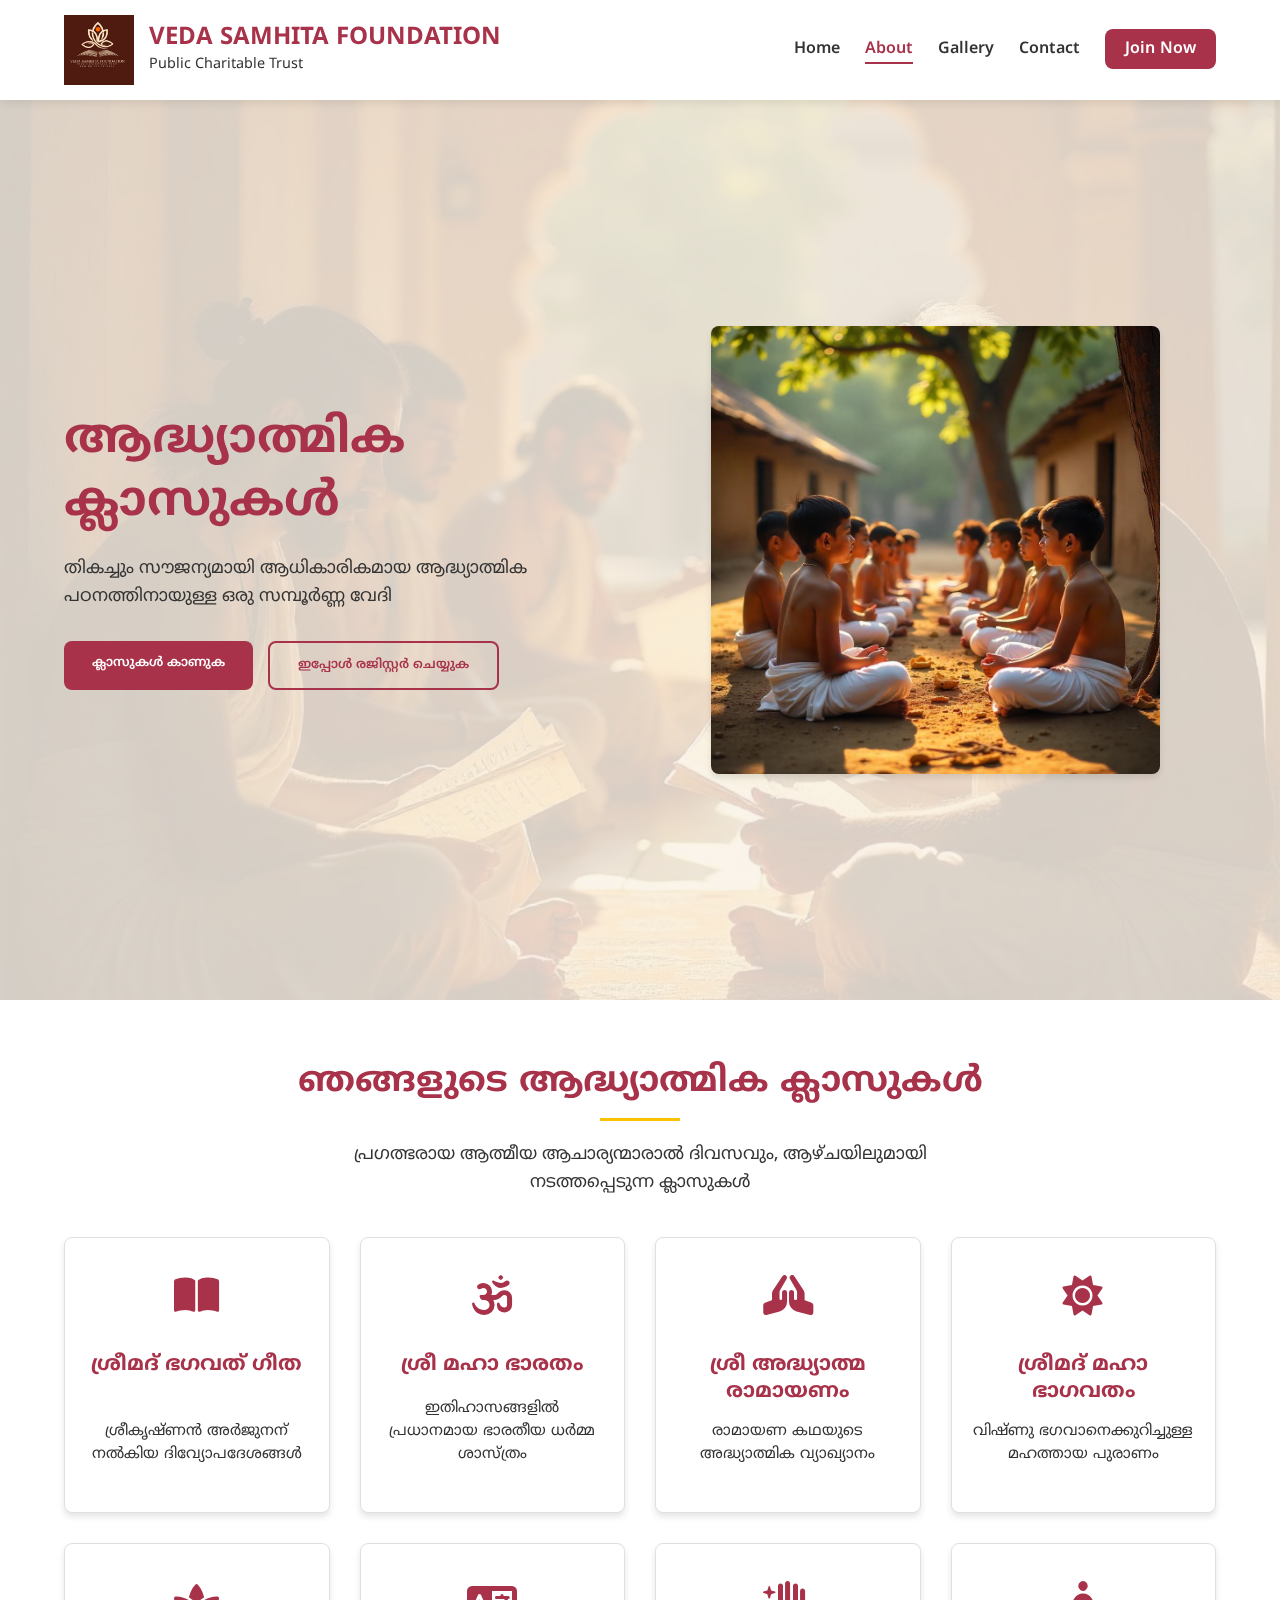
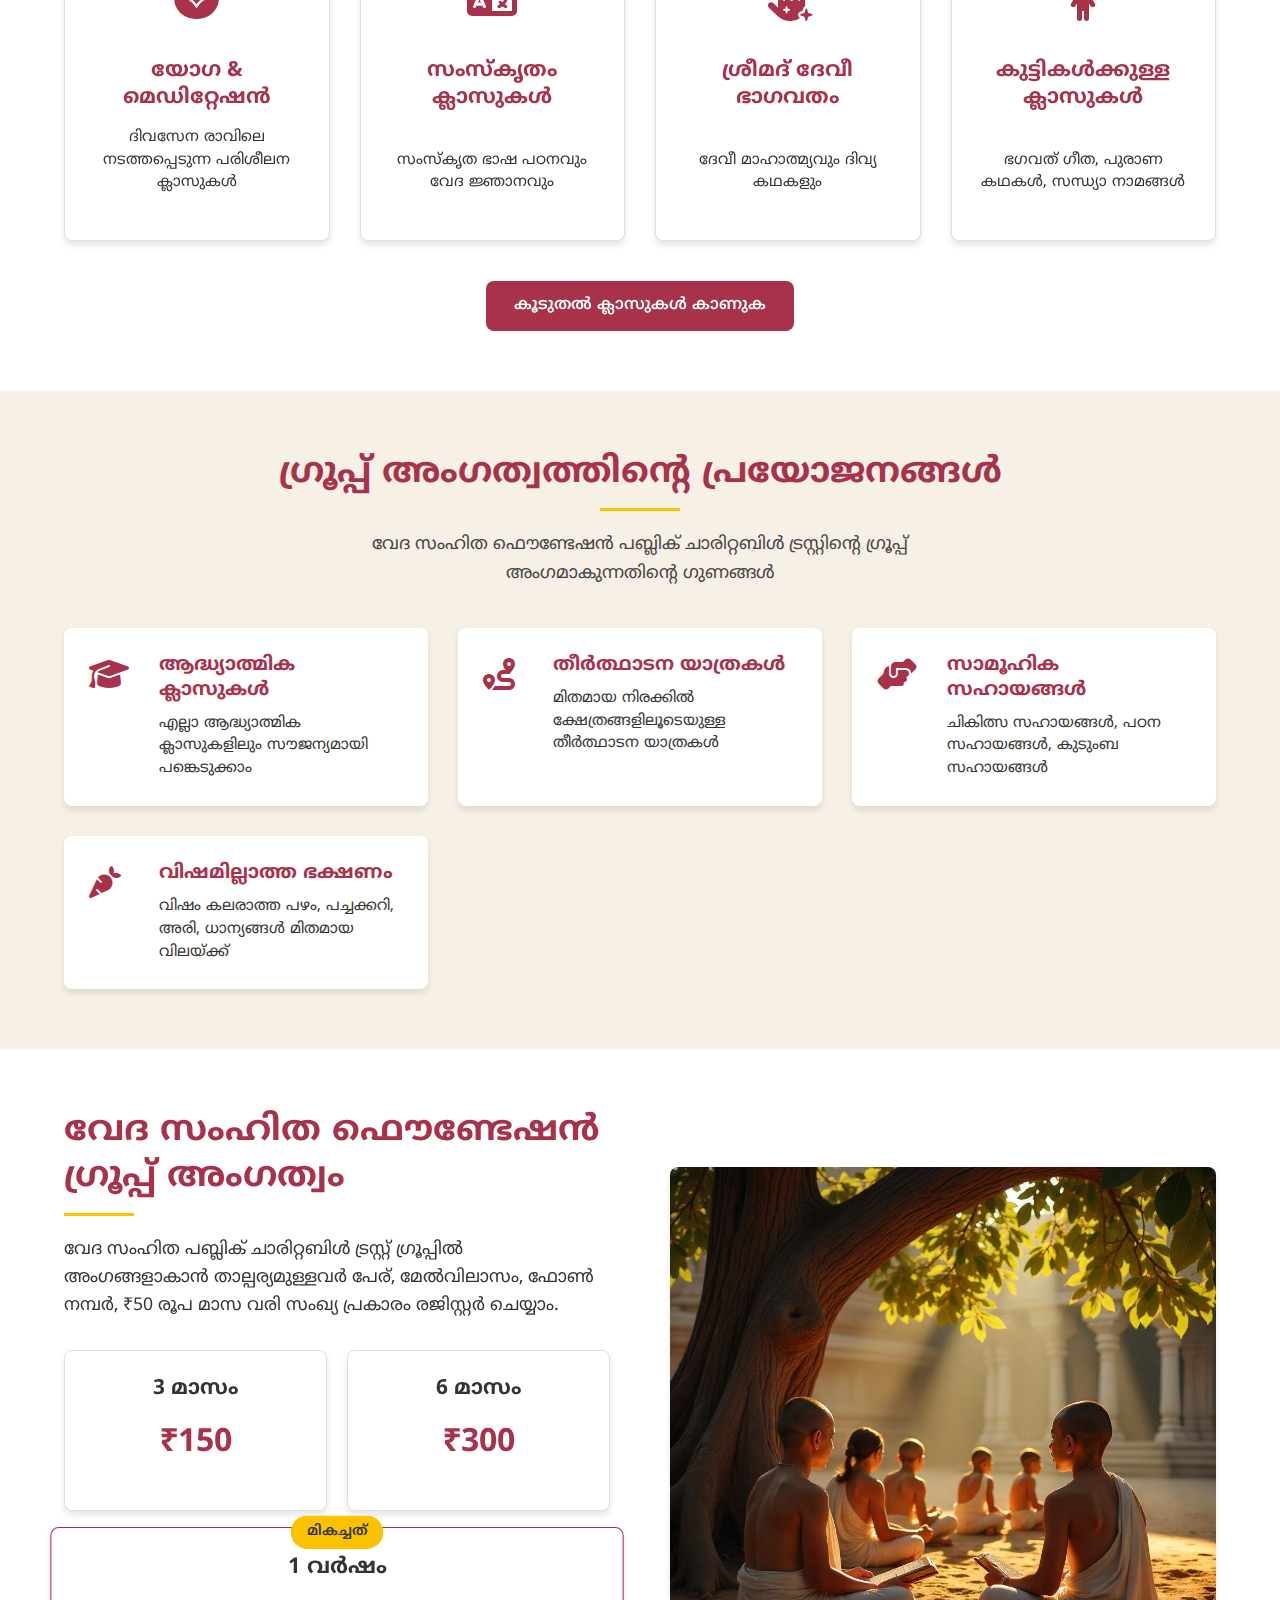
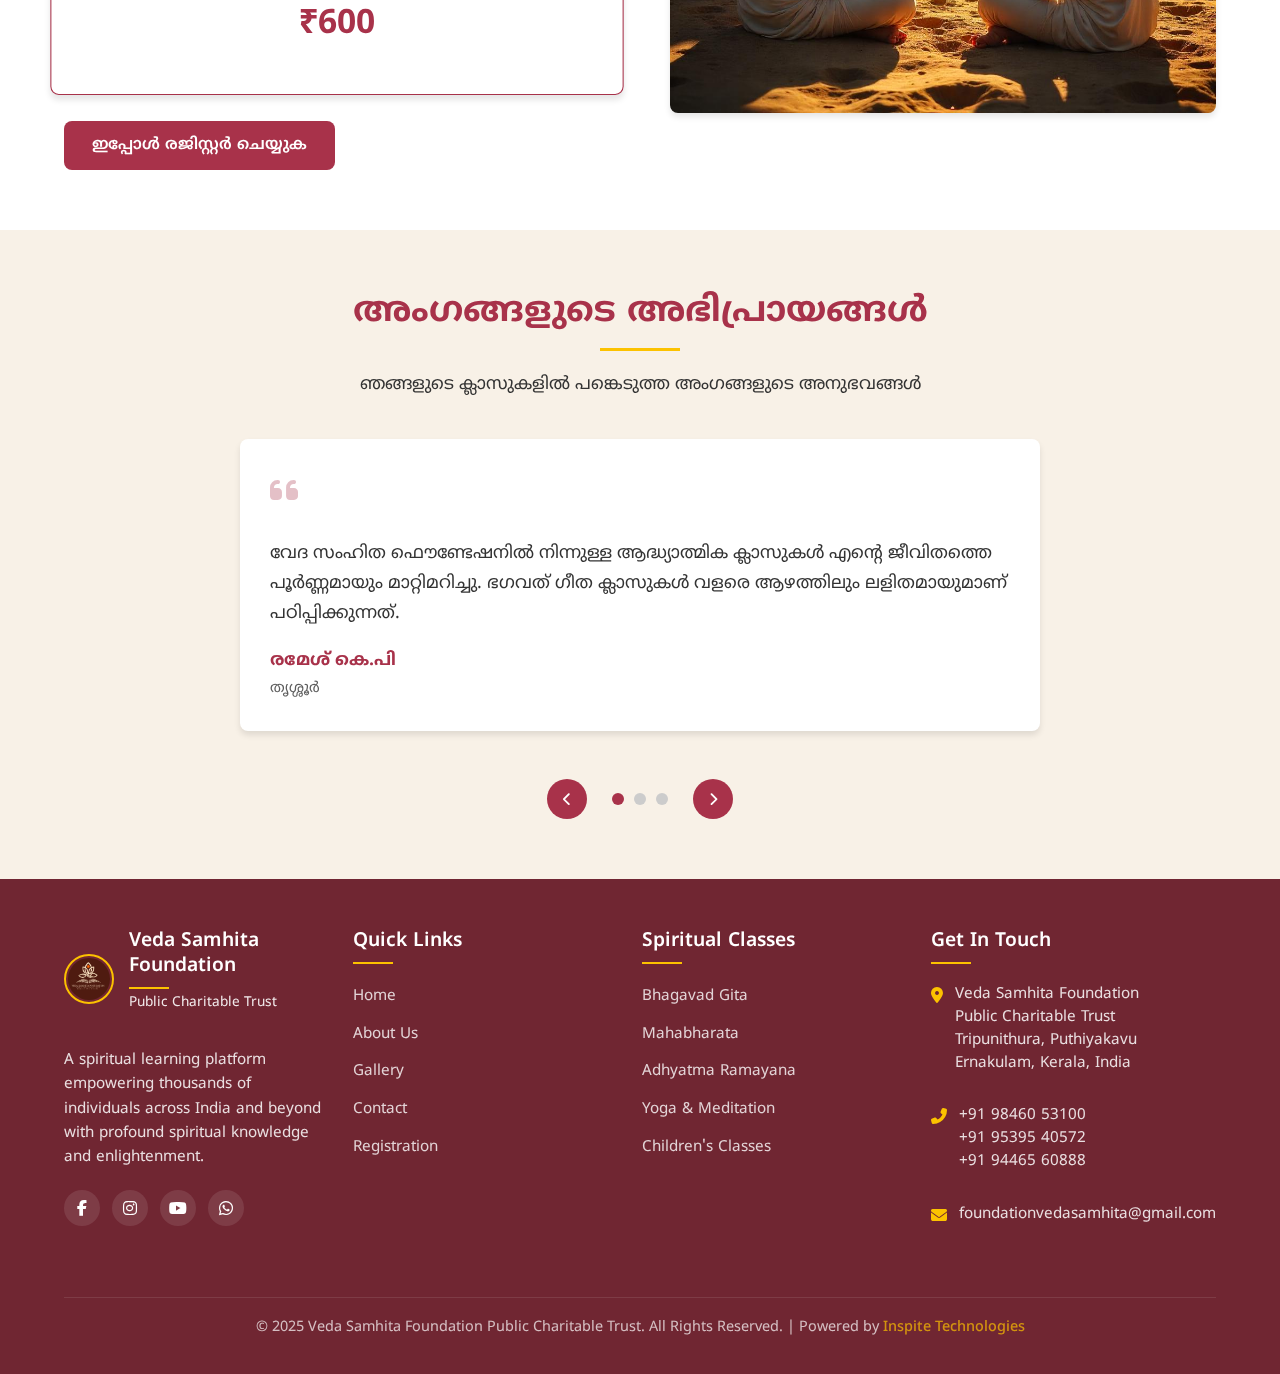
<file: index.html>
<!DOCTYPE html>
<html lang="ml">
<head>
    <meta charset="UTF-8">
    <meta name="viewport" content="width=device-width, initial-scale=1.0">
    <title>VEDA SAMHITA FOUNDATION</title>
    <link rel="stylesheet" href="styles.css">
    <link rel="stylesheet" href="home.css">
    <link rel="icon" href="./images/vedha .jpg" type="image/png">

    <link rel="stylesheet" href="https://cdnjs.cloudflare.com/ajax/libs/font-awesome/6.4.0/css/all.min.css">
    <link rel="preconnect" href="https://fonts.googleapis.com">
    <link rel="preconnect" href="https://fonts.gstatic.com" crossorigin>
    <link href="https://fonts.googleapis.com/css2?family=Noto+Sans+Malayalam:wght@400;500;600;700&family=Poppins:wght@300;400;500;600;700&display=swap" rel="stylesheet">
</head>
<body>
    <div class="bg-pattern"></div>
    
    <header>
        <div class="logo-container">
            <img src="./images/vedha .jpg" alt="വേദ സംഹിത ഫൌണ്ടേഷൻ ലോഗോ" class="logo">
            <div class="logo-text">
                <h1>VEDA SAMHITA FOUNDATION</h1>
                <p>Public Charitable Trust</p>
               
            </div>
        </div>
        <nav>
            <div class="hamburger">
                <div class="line"></div>
                <div class="line"></div>
                <div class="line"></div>
            </div>
            <ul class="nav-links">
                <li><a href="index.html">Home</a></li>
                <li><a href="about.html" class="active">About</a></li>
                <li><a href="gallery.html">Gallery</a></li>
                <li><a href="contact.html">Contact</a></li>
                <li><a href="contact.html" class="join-btn">Join Now</a></li>
            </ul>
        </nav>
    </header>

    <main>
        <section class="hero-section">
            <div class="hero-content">
                <h2>ആദ്ധ്യാത്മിക ക്ലാസുകൾ</h2>
                <p>തികച്ചും സൗജന്യമായി ആധികാരികമായ ആദ്ധ്യാത്മിക പഠനത്തിനായുള്ള ഒരു സമ്പൂർണ്ണ വേദി</p>
                <div class="hero-buttons">
                    <a href="#classes" class="btn primary-btn">ക്ലാസുകൾ കാണുക</a>
                    <a href="https://docs.google.com/forms/d/e/1FAIpQLScMnc-zPxYknho0IybEUICm-iZm6x6GxviQLSvzJVt3AThdgg/viewform" target="_blank" class="btn secondary-btn">ഇപ്പോൾ രജിസ്റ്റർ ചെയ്യുക</a>
                </div>
            </div>
            <div class="hero-image">
                <img src="./images/class (2).jpeg" alt="ആദ്ധ്യാത്മിക ക്ലാസുകൾ">
            </div>
        </section>

        <section id="classes" class="classes-section">
            <div class="section-header">
                <h2>ഞങ്ങളുടെ ആദ്ധ്യാത്മിക ക്ലാസുകൾ</h2>
                <p>പ്രഗത്ഭരായ ആത്മീയ ആചാര്യന്മാരാൽ ദിവസവും, ആഴ്ചയിലുമായി നടത്തപ്പെടുന്ന ക്ലാസുകൾ</p>
            </div>
            <div class="classes-grid">
                <div class="class-card">
                    <div class="class-icon"><i class="fas fa-book-open"></i></div>
                    <h3>ശ്രീമദ് ഭഗവത് ഗീത</h3>
                    <p>ശ്രീകൃഷ്ണൻ അർജുനന് നൽകിയ ദിവ്യോപദേശങ്ങൾ</p>
                </div>
                <div class="class-card">
                    <div class="class-icon"><i class="fas fa-om"></i></div>
                    <h3>ശ്രീ മഹാ ഭാരതം</h3>
                    <p>ഇതിഹാസങ്ങളിൽ പ്രധാനമായ ഭാരതീയ ധർമ്മ ശാസ്ത്രം</p>
                </div>
                <div class="class-card">
                    <div class="class-icon"><i class="fas fa-praying-hands"></i></div>
                    <h3>ശ്രീ അദ്ധ്യാത്മ രാമായണം</h3>
                    <p>രാമായണ കഥയുടെ അദ്ധ്യാത്മിക വ്യാഖ്യാനം</p>
                </div>
                <div class="class-card">
                    <div class="class-icon"><i class="fas fa-sun"></i></div>
                    <h3>ശ്രീമദ് മഹാ ഭാഗവതം</h3>
                    <p>വിഷ്ണു ഭഗവാനെക്കുറിച്ചുള്ള മഹത്തായ പുരാണം</p>
                </div>
                <div class="class-card">
                    <div class="class-icon"><i class="fas fa-spa"></i></div>
                    <h3>യോഗ & മെഡിറ്റേഷൻ</h3>
                    <p>ദിവസേന രാവിലെ നടത്തപ്പെടുന്ന പരിശീലന ക്ലാസുകൾ</p>
                </div>
                <div class="class-card">
                    <div class="class-icon"><i class="fas fa-language"></i></div>
                    <h3>സംസ്കൃതം ക്ലാസുകൾ</h3>
                    <p>സംസ്കൃത ഭാഷ പഠനവും വേദ ജ്ഞാനവും</p>
                </div>
                <div class="class-card">
                    <div class="class-icon"><i class="fas fa-hand-sparkles"></i></div>
                    <h3>ശ്രീമദ് ദേവീ ഭാഗവതം</h3>
                    <p>ദേവീ മാഹാത്മ്യവും ദിവ്യ കഥകളും</p>
                </div>
                <div class="class-card">
                    <div class="class-icon"><i class="fas fa-child"></i></div>
                    <h3>കുട്ടികൾക്കുള്ള ക്ലാസുകൾ</h3>
                    <p>ഭഗവത് ഗീത, പുരാണ കഥകൾ, സന്ധ്യാ നാമങ്ങൾ</p>
                </div>
            </div>
            <div class="view-more">
                <a href="about.html#all-classes" class="btn primary-btn">കൂടുതൽ ക്ലാസുകൾ കാണുക</a>
            </div>
        </section>

        <section class="benefits-section">
            <div class="section-header">
                <h2>ഗ്രൂപ്പ് അംഗത്വത്തിന്റെ പ്രയോജനങ്ങൾ</h2>
                <p>വേദ സംഹിത ഫൌണ്ടേഷൻ പബ്ലിക് ചാരിറ്റബിൾ ട്രസ്റ്റിന്റെ ഗ്രൂപ്പ് അംഗമാകുന്നതിന്റെ ഗുണങ്ങൾ</p>
            </div>
            <div class="benefits-container">
                <div class="benefit-item">
                    <div class="benefit-icon"><i class="fas fa-graduation-cap"></i></div>
                    <div class="benefit-content">
                        <h3>ആദ്ധ്യാത്മിക ക്ലാസുകൾ</h3>
                        <p>എല്ലാ ആദ്ധ്യാത്മിക ക്ലാസുകളിലും സൗജന്യമായി പങ്കെടുക്കാം</p>
                    </div>
                </div>
                <div class="benefit-item">
                    <div class="benefit-icon"><i class="fas fa-route"></i></div>
                    <div class="benefit-content">
                        <h3>തീർത്ഥാടന യാത്രകൾ</h3>
                        <p>മിതമായ നിരക്കിൽ ക്ഷേത്രങ്ങളിലൂടെയുള്ള തീർത്ഥാടന യാത്രകൾ</p>
                    </div>
                </div>
                <div class="benefit-item">
                    <div class="benefit-icon"><i class="fas fa-hands-helping"></i></div>
                    <div class="benefit-content">
                        <h3>സാമൂഹിക സഹായങ്ങൾ</h3>
                        <p>ചികിത്സ സഹായങ്ങൾ, പഠന സഹായങ്ങൾ, കുടുംബ സഹായങ്ങൾ</p>
                    </div>
                </div>
                <div class="benefit-item">
                    <div class="benefit-icon"><i class="fas fa-carrot"></i></div>
                    <div class="benefit-content">
                        <h3>വിഷമില്ലാത്ത ഭക്ഷണം</h3>
                        <p>വിഷം കലരാത്ത പഴം, പച്ചക്കറി, അരി, ധാന്യങ്ങൾ മിതമായ വിലയ്ക്ക്</p>
                    </div>
                </div>
            </div>
        </section>

        <section class="membership-section">
            <div class="membership-content">
                <h2>വേദ സംഹിത ഫൌണ്ടേഷൻ ഗ്രൂപ്പ് അംഗത്വം</h2>
                <p>വേദ സംഹിത പബ്ലിക് ചാരിറ്റബിൾ ട്രസ്റ്റ് ഗ്രൂപ്പിൽ അംഗങ്ങളാകാൻ താല്പര്യമുള്ളവർ പേര്, മേൽവിലാസം, ഫോൺ നമ്പർ, ₹50 രൂപ മാസ വരി സംഖ്യ പ്രകാരം രജിസ്റ്റർ ചെയ്യാം.</p>
                <div class="membership-plans">
                    <div class="plan">
                        <h3>3 മാസം</h3>
                        <div class="price">₹150</div>
                    </div>
                    <div class="plan">
                        <h3>6 മാസം</h3>
                        <div class="price">₹300</div>
                    </div>
                    <div class="plan featured">
                        <div class="featured-label">മികച്ചത്</div>
                        <h3>1 വർഷം</h3>
                        <div class="price">₹600</div>
                    </div>
                </div>
                <a href="https://docs.google.com/forms/d/e/1FAIpQLScMnc-zPxYknho0IybEUICm-iZm6x6GxviQLSvzJVt3AThdgg/viewform" target="_blank" class="btn primary-btn">ഇപ്പോൾ രജിസ്റ്റർ ചെയ്യുക</a>
            </div>
            <div class="membership-image">
                <img src="./images/class (3).jpeg" alt="അംഗത്വം">
            </div>
        </section>

        <section class="testimonials-section">
            <div class="section-header">
                <h2>അംഗങ്ങളുടെ അഭിപ്രായങ്ങൾ</h2>
                <p>ഞങ്ങളുടെ ക്ലാസുകളിൽ പങ്കെടുത്ത അംഗങ്ങളുടെ അനുഭവങ്ങൾ</p>
            </div>
            <div class="testimonials-slider">
                <div class="testimonial-card active">
                    <div class="quote-icon"><i class="fas fa-quote-left"></i></div>
                    <p class="testimonial-text">വേദ സംഹിത ഫൌണ്ടേഷനിൽ നിന്നുള്ള ആദ്ധ്യാത്മിക ക്ലാസുകൾ എന്റെ ജീവിതത്തെ പൂർണ്ണമായും മാറ്റിമറിച്ചു. ഭഗവത് ഗീത ക്ലാസുകൾ വളരെ ആഴത്തിലും ലളിതമായുമാണ് പഠിപ്പിക്കുന്നത്.</p>
                    <div class="testimonial-author">
                        
                        <div class="author-info">
                            <h4>രമേശ് കെ.പി</h4>
                            <p>തൃശ്ശൂർ</p>
                        </div>
                    </div>
                </div>
                <div class="testimonial-card">
                    <div class="quote-icon"><i class="fas fa-quote-left"></i></div>
                    <p class="testimonial-text">കുട്ടികൾക്കായുള്ള ക്ലാസുകൾ എന്റെ മക്കൾക്ക് വളരെ ഉപകാരപ്രദമായിരുന്നു. അവർ ഇപ്പോൾ നമ്മുടെ സംസ്കാരത്തെക്കുറിച്ച് കൂടുതൽ അറിയുകയും, സന്ധ്യാ നാമങ്ങൾ പഠിക്കുകയും ചെയ്യുന്നു.</p>
                    <div class="testimonial-author">
                       
                        <div class="author-info">
                            <h4>ലക്ഷ്മി മേനോൻ</h4>
                            <p>എറണാകുളം</p>
                        </div>
                    </div>
                </div>
                <div class="testimonial-card">
                    <div class="quote-icon"><i class="fas fa-quote-left"></i></div>
                    <p class="testimonial-text">യോഗയും മെഡിറ്റേഷനും എന്റെ ദിവസവും ആരംഭിക്കുന്നത് വളരെ ആരോഗ്യകരമാക്കി. സൗജന്യമായി ലഭിക്കുന്ന ഈ ക്ലാസുകൾക്ക് വേദ സംഹിത ഫൌണ്ടേഷന് നന്ദി.</p>
                    <div class="testimonial-author">
                        
                        <div class="author-info">
                            <h4>സുരേഷ് നായർ</h4>
                            <p>കൊച്ചി</p>
                        </div>
                    </div>
                </div>
            </div>
            <div class="slider-controls">
                <button class="prev-btn"><i class="fas fa-chevron-left"></i></button>
                <div class="slider-dots">
                    <span class="dot active"></span>
                    <span class="dot"></span>
                    <span class="dot"></span>
                </div>
                <button class="next-btn"><i class="fas fa-chevron-right"></i></button>
            </div>
        </section>
    </main>

    <footer class="compact-footer">
        <div class="footer-container">
            <div class="footer-column">
                <div class="footer-logo">
                    <img src="./images/vedha .jpg" alt="Veda Samhita Foundation Logo">
                    <div>
                        <h3>Veda Samhita Foundation</h3>
                        <p>Public Charitable Trust</p>
                    </div>
                </div>
                <p class="footer-desc">A spiritual learning platform empowering thousands of individuals across India and beyond with profound spiritual knowledge and enlightenment.</p>
                <div class="social-icons">
                    <a href="https://www.facebook.com/profile.php?id=61574369782297" class="social-icon" aria-label="Facebook"><i class="fab fa-facebook-f"></i></a>
                    <a href="https://www.instagram.com/vedasamhitafoundation?igsh=Mmw4d2J4NzIxemRy" class="social-icon" aria-label="Instagram"><i class="fab fa-instagram"></i></a>
                    <a href="https://youtube.com/@vedasamhitafoundation?si=3A6nyiRKYrFXvFWM" class="social-icon" aria-label="YouTube"><i class="fab fa-youtube"></i></a>
                    <a href="https://wa.me/919846053100" class="social-icon" aria-label="WhatsApp"><i class="fab fa-whatsapp"></i></a>
                </div>
            </div>
            <div class="footer-column">
                <h3>Quick Links</h3>
                <ul class="footer-links">
                    <li><a href="index.html">Home</a></li>
                    <li><a href="about.html">About Us</a></li>
                    <li><a href="gallery.html">Gallery</a></li>
                    <li><a href="contact.html">Contact</a></li>
                    <li><a href="https://docs.google.com/forms/d/e/1FAIpQLScMnc-zPxYknho0IybEUICm-iZm6x6GxviQLSvzJVt3AThdgg/viewform" target="_blank">Registration</a></li>
                </ul>
            </div>
            <div class="footer-column">
                <h3>Spiritual Classes</h3>
                <ul class="footer-links">
                    <li><a href="about.html#classes">Bhagavad Gita</a></li>
                    <li><a href="about.html#classes">Mahabharata</a></li>
                    <li><a href="about.html#classes">Adhyatma Ramayana</a></li>
                    <li><a href="about.html#classes">Yoga & Meditation</a></li>
                    <li><a href="about.html#classes">Children's Classes</a></li>
                </ul>
            </div>
            <div class="footer-column">
                <h3>Get In Touch</h3>
                <div class="contact-info">
                    <div class="contact-item">
                        <i class="fas fa-map-marker-alt"></i>
                        <p>
                            <a href="https://maps.app.goo.gl/FgaHEUPkSvwaj8ye9" target="_blank" style="text-decoration: none; color: inherit;">
                                Veda Samhita Foundation<br>Public Charitable Trust<br>Tripunithura, Puthiyakavu<br>Ernakulam, Kerala, India
                            </a>
                        </p>
                    </div>
                    <div class="contact-item">
                        <i class="fas fa-phone-alt"></i>
                        <p>
                            <a href="tel:+919846053100" style="text-decoration: none; color: inherit;">+91 98460 53100</a><br>
                            <a href="tel:+919539540572" style="text-decoration: none; color: inherit;">+91 95395 40572</a><br>
                            <a href="tel:+919446560888" style="text-decoration: none; color: inherit;">+91 94465 60888</a>
                        </p>
                    </div>
                    <div class="contact-item">
                        <i class="fas fa-envelope"></i>
                        <p>
                            <a href="mailto:foundationvedasamhita@gmail.com" style="text-decoration: none; color: inherit;">foundationvedasamhita@gmail.com</a>
                        </p>
                    </div>
                </div>
            </div>
        </div>
        <div class="footer-bottom">
            <p>&copy; 2025 Veda Samhita Foundation Public Charitable Trust. All Rights Reserved. | Powered by <a href="http://inspitetech.com/" target="_blank" class="credit-link">Inspite Technologies</a></p>
        </div>
    </footer>

    <a href="#" class="back-to-top"><i class="fas fa-arrow-up"></i></a>

    <script src="script.js"></script>
</body>
</html>
</file>
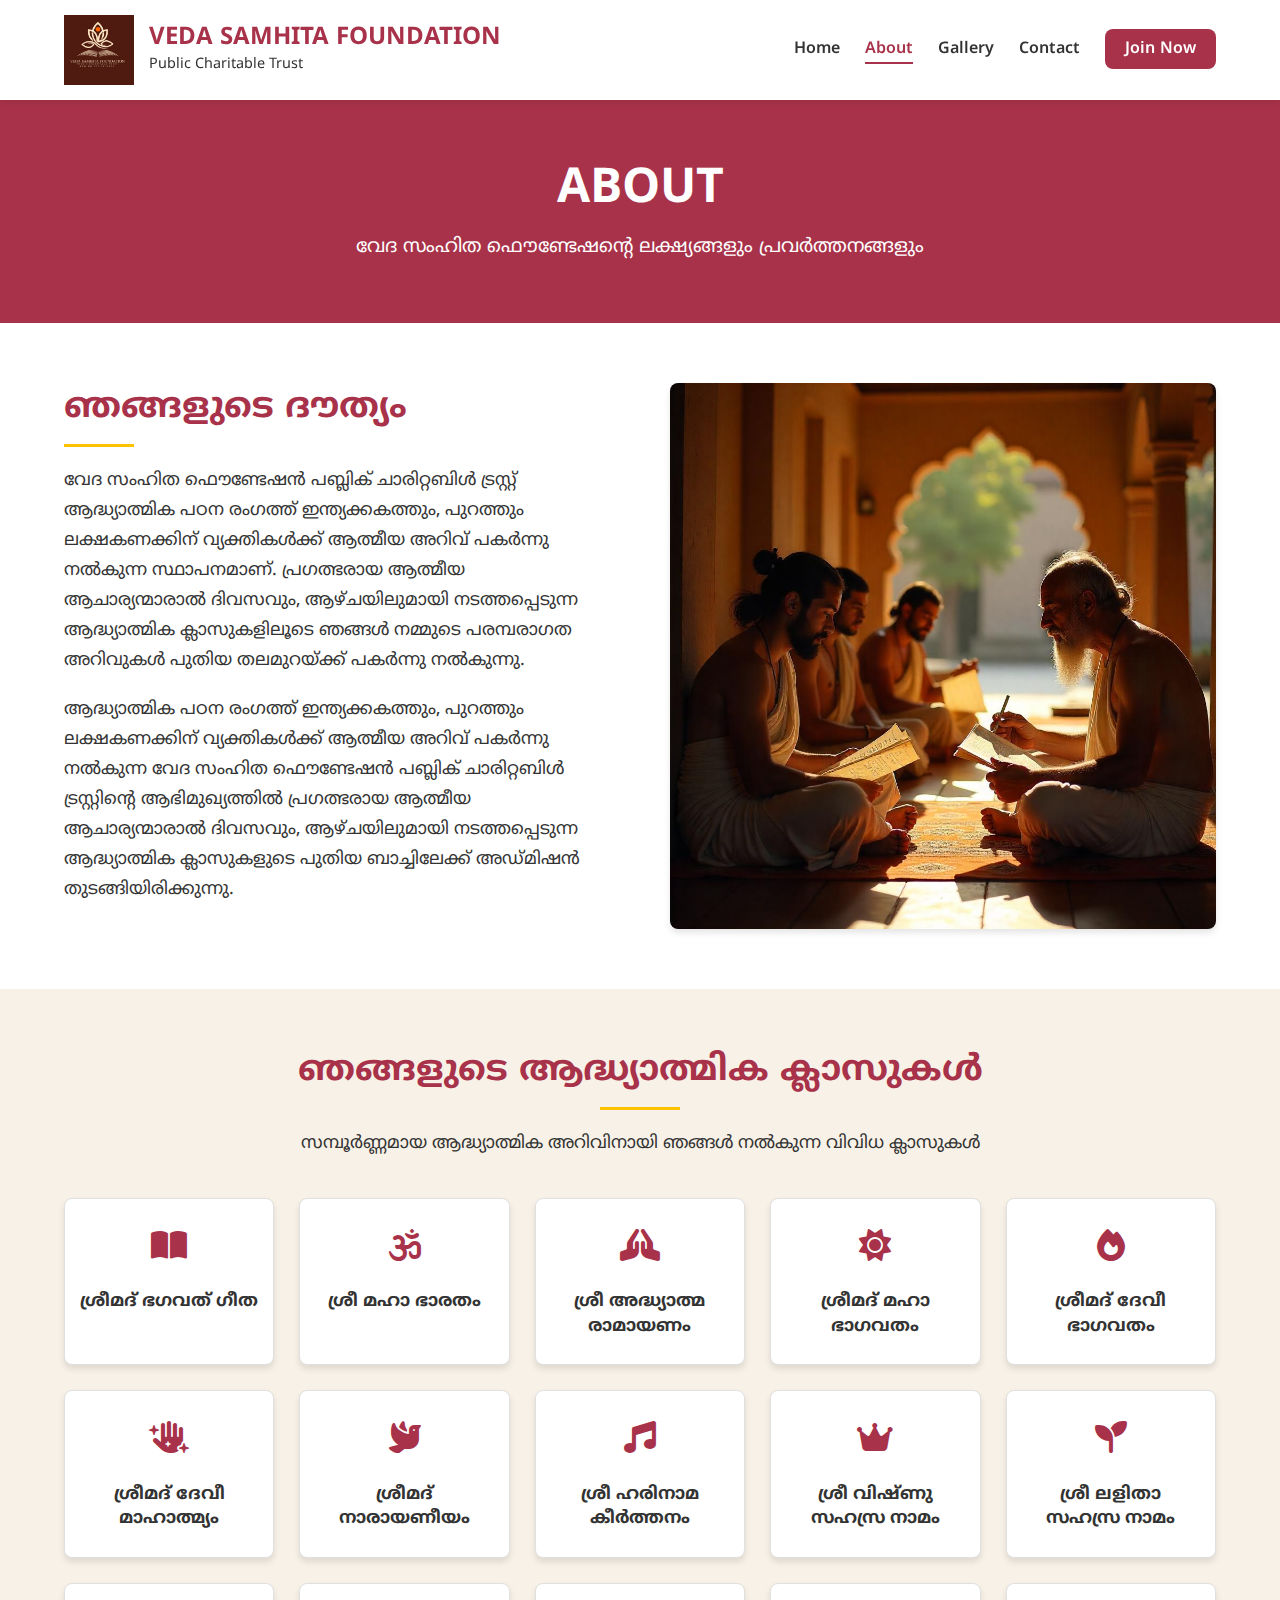
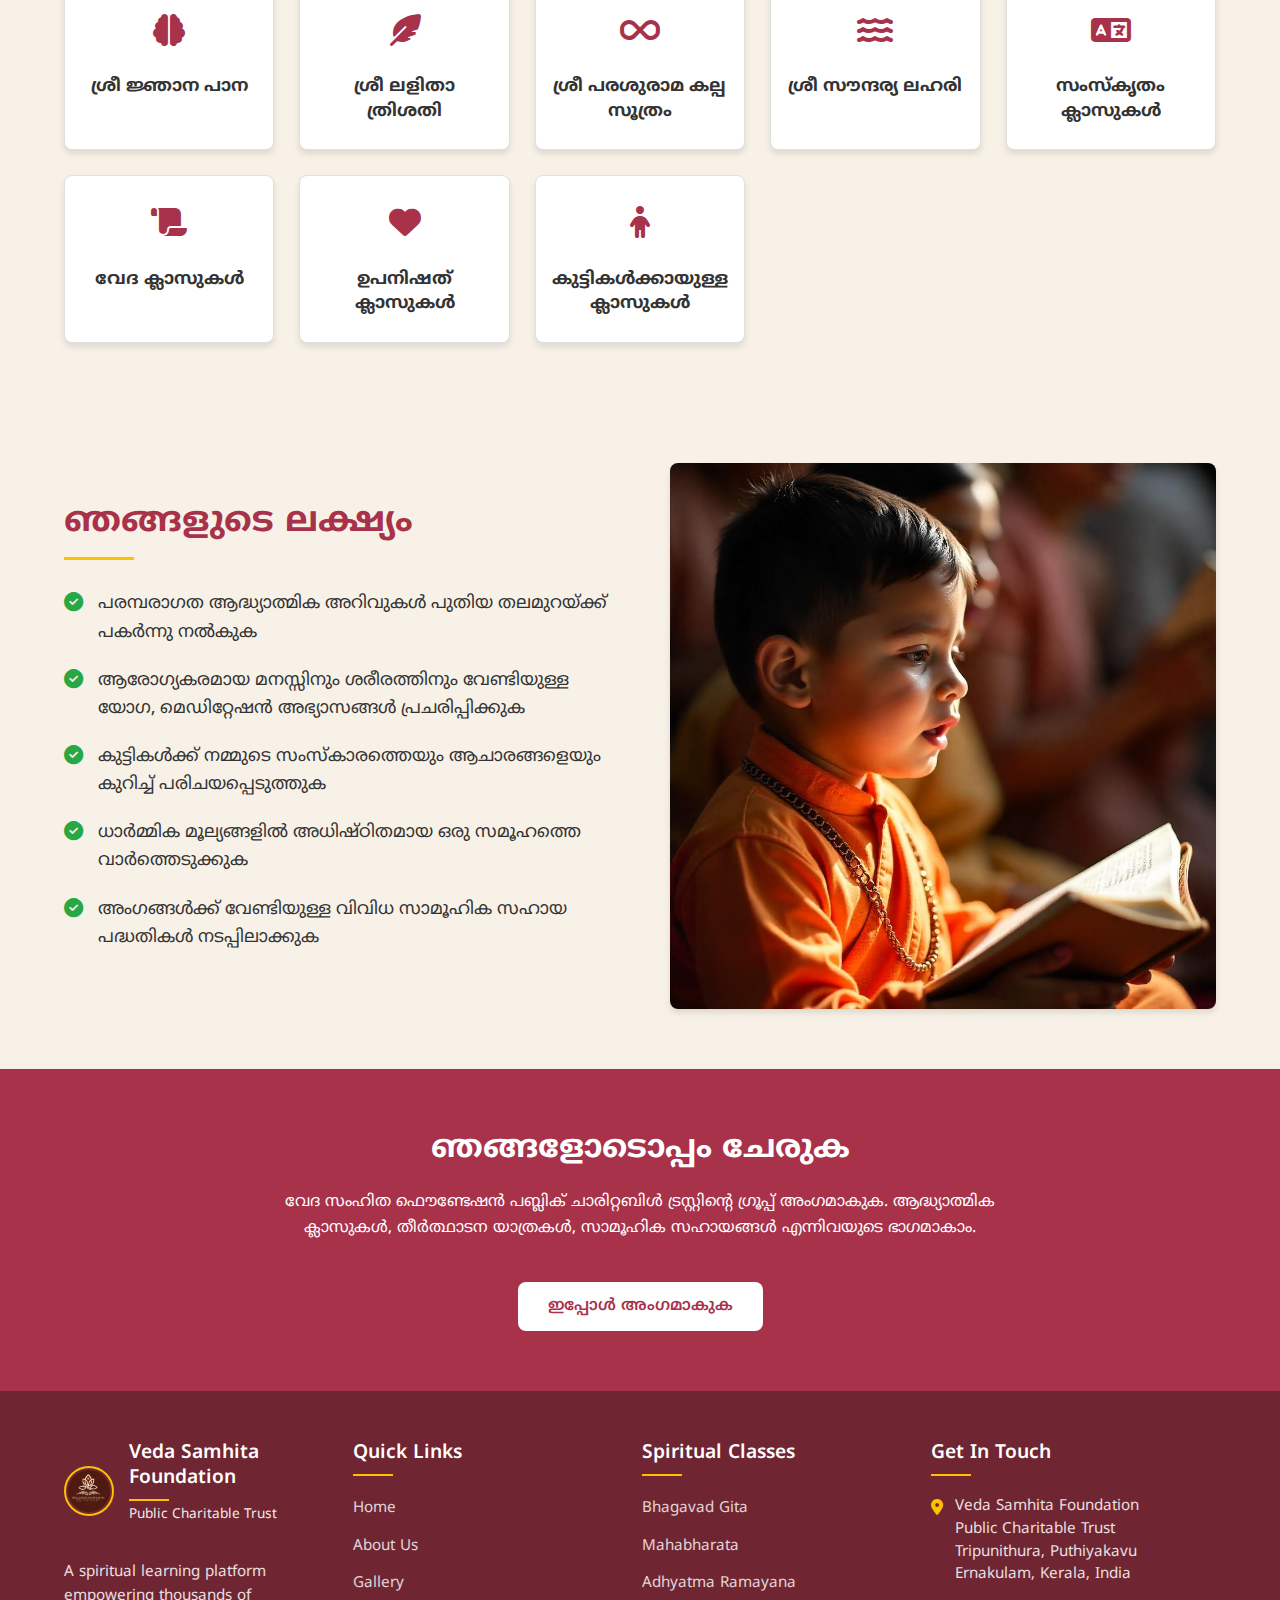
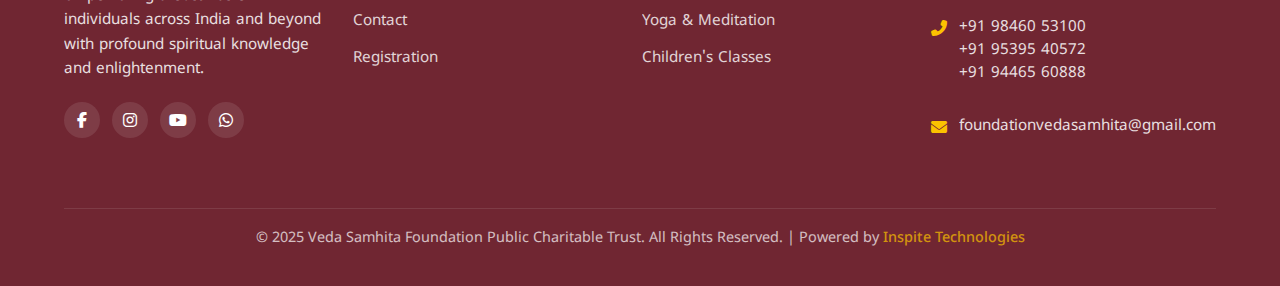
<file: about.html>
<!DOCTYPE html>
<html lang="ml">
<head>
    <meta charset="UTF-8">
    <meta name="viewport" content="width=device-width, initial-scale=1.0">
    <title>ABOUT</title>
    <link rel="stylesheet" href="styles.css">
    <link rel="stylesheet" href="about.css">
    <link rel="icon" href="./images/vedha .jpg" type="image/png">
    <link rel="stylesheet" href="https://cdnjs.cloudflare.com/ajax/libs/font-awesome/6.4.0/css/all.min.css">
    <link rel="preconnect" href="https://fonts.googleapis.com">
    <link rel="preconnect" href="https://fonts.gstatic.com" crossorigin>
    <link href="https://fonts.googleapis.com/css2?family=Noto+Sans+Malayalam:wght@400;500;600;700&family=Poppins:wght@300;400;500;600;700&display=swap" rel="stylesheet">
</head>
<body>
    <div class="bg-pattern"></div>
    
    <header>
        <div class="logo-container">
            <img src="./images/vedha .jpg" alt="വേദ സംഹിത ഫൌണ്ടേഷൻ ലോഗോ" class="logo">
            <div class="logo-text">
                <h1>VEDA SAMHITA FOUNDATION</h1>
                <p>Public Charitable Trust</p>
                
            </div>
        </div>
        <nav>
            <div class="hamburger">
                <div class="line"></div>
                <div class="line"></div>
                <div class="line"></div>
            </div>
            <ul class="nav-links">
                <li><a href="index.html">Home</a></li>
                <li><a href="about.html" class="active">About</a></li>
                <li><a href="gallery.html">Gallery</a></li>
                <li><a href="contact.html">Contact</a></li>
                <li><a href="contact.html" class="join-btn">Join Now</a></li>
            </ul>
        </nav>
    </header>

    <main>
        <section class="page-banner">
            <div class="banner-content">
                <h1>ABOUT</h1>
                <p>വേദ സംഹിത ഫൌണ്ടേഷന്റെ ലക്ഷ്യങ്ങളും പ്രവർത്തനങ്ങളും</p>
            </div>
        </section>

        <section class="about-intro">
            <div class="about-content">
                <h2>ഞങ്ങളുടെ ദൗത്യം</h2>
                <p>വേദ സംഹിത ഫൌണ്ടേഷൻ പബ്ലിക് ചാരിറ്റബിൾ ട്രസ്റ്റ് ആദ്ധ്യാത്മിക പഠന രംഗത്ത് ഇന്ത്യക്കകത്തും, പുറത്തും ലക്ഷകണക്കിന് വ്യക്തികൾക്ക് ആത്മീയ അറിവ് പകർന്നു നൽകുന്ന സ്ഥാപനമാണ്. പ്രഗത്ഭരായ ആത്മീയ ആചാര്യന്മാരാൽ ദിവസവും, ആഴ്ചയിലുമായി നടത്തപ്പെടുന്ന ആദ്ധ്യാത്മിക ക്ലാസുകളിലൂടെ ഞങ്ങൾ നമ്മുടെ പരമ്പരാഗത അറിവുകൾ പുതിയ തലമുറയ്ക്ക് പകർന്നു നൽകുന്നു.</p>
                <p>ആദ്ധ്യാത്മിക പഠന രംഗത്ത് ഇന്ത്യക്കകത്തും, പുറത്തും ലക്ഷകണക്കിന് വ്യക്തികൾക്ക് ആത്മീയ അറിവ് പകർന്നു നൽകുന്ന വേദ സംഹിത ഫൌണ്ടേഷൻ പബ്ലിക് ചാരിറ്റബിൾ ട്രസ്റ്റിന്റെ ആഭിമുഖ്യത്തിൽ പ്രഗത്ഭരായ ആത്മീയ ആചാര്യന്മാരാൽ ദിവസവും, ആഴ്ചയിലുമായി നടത്തപ്പെടുന്ന ആദ്ധ്യാത്മിക ക്ലാസുകളുടെ പുതിയ ബാച്ചിലേക്ക് അഡ്മിഷൻ തുടങ്ങിയിരിക്കുന്നു.</p>
            </div>
            <div class="about-image">
                <img src="./images/img1 (2).jpeg" alt="വേദ സംഹിത ഫൌണ്ടേഷൻ">
            </div>
        </section>

        <section id="all-classes" class="all-classes-section">
            <div class="section-header">
                <h2>ഞങ്ങളുടെ ആദ്ധ്യാത്മിക ക്ലാസുകൾ</h2>
                <p>സമ്പൂർണ്ണമായ ആദ്ധ്യാത്മിക അറിവിനായി ഞങ്ങൾ നൽകുന്ന വിവിധ ക്ലാസുകൾ</p>
            </div>
            <div class="all-classes-grid">
                <div class="class-item">
                    <div class="class-icon"><i class="fas fa-book-open"></i></div>
                    <h3>ശ്രീമദ് ഭഗവത് ഗീത</h3>
                </div>
                <div class="class-item">
                    <div class="class-icon"><i class="fas fa-om"></i></div>
                    <h3>ശ്രീ മഹാ ഭാരതം</h3>
                </div>
                <div class="class-item">
                    <div class="class-icon"><i class="fas fa-praying-hands"></i></div>
                    <h3>ശ്രീ അദ്ധ്യാത്മ രാമായണം</h3>
                </div>
                <div class="class-item">
                    <div class="class-icon"><i class="fas fa-sun"></i></div>
                    <h3>ശ്രീമദ് മഹാ ഭാഗവതം</h3>
                </div>
                <div class="class-item">
                    <div class="class-icon"><i class="fas fa-fire"></i></div>
                    <h3>ശ്രീമദ് ദേവീ ഭാഗവതം</h3>
                </div>
                <div class="class-item">
                    <div class="class-icon"><i class="fas fa-hand-sparkles"></i></div>
                    <h3>ശ്രീമദ് ദേവീ മാഹാത്മ്യം</h3>
                </div>
                <div class="class-item">
                    <div class="class-icon"><i class="fas fa-dove"></i></div>
                    <h3>ശ്രീമദ് നാരായണീയം</h3>
                </div>
                <div class="class-item">
                    <div class="class-icon"><i class="fas fa-music"></i></div>
                    <h3>ശ്രീ ഹരിനാമ കീർത്തനം</h3>
                </div>
                <div class="class-item">
                    <div class="class-icon"><i class="fas fa-crown"></i></div>
                    <h3>ശ്രീ വിഷ്ണു സഹസ്ര നാമം</h3>
                </div>
                <div class="class-item">
                    <div class="class-icon"><i class="fas fa-seedling"></i></div>
                    <h3>ശ്രീ ലളിതാ സഹസ്ര നാമം</h3>
                </div>
                <div class="class-item">
                    <div class="class-icon"><i class="fas fa-brain"></i></div>
                    <h3>ശ്രീ ജ്ഞാന പാന</h3>
                </div>
                <div class="class-item">
                    <div class="class-icon"><i class="fas fa-feather-alt"></i></div>
                    <h3>ശ്രീ ലളിതാ ത്രിശതി</h3>
                </div>
                <div class="class-item">
                    <div class="class-icon"><i class="fas fa-infinity"></i></div>
                    <h3>ശ്രീ പരശുരാമ കല്പ സൂത്രം</h3>
                </div>
                <div class="class-item">
                    <div class="class-icon"><i class="fas fa-water"></i></div>
                    <h3>ശ്രീ സൗന്ദര്യ ലഹരി</h3>
                </div>
                <div class="class-item">
                    <div class="class-icon"><i class="fas fa-language"></i></div>
                    <h3>സംസ്കൃതം ക്ലാസുകൾ</h3>
                </div>
                <div class="class-item">
                    <div class="class-icon"><i class="fas fa-scroll"></i></div>
                    <h3>വേദ ക്ലാസുകൾ</h3>
                </div>
                <div class="class-item">
                    <div class="class-icon"><i class="fas fa-heart"></i></div>
                    <h3>ഉപനിഷത് ക്ലാസുകൾ</h3>
                </div>
                <div class="class-item">
                    <div class="class-icon"><i class="fas fa-child"></i></div>
                    <h3>കുട്ടികൾക്കായുള്ള ക്ലാസുകൾ</h3>
                </div>
            </div>
        </section>

        <!-- <section class="about-teachers">
            <div class="section-header">
                <h2>ഞങ്ങളുടെ ആചാര്യന്മാർ</h2>
                <p>പരമ്പരാഗത ആദ്ധ്യാത്മിക വിജ്ഞാനത്തിൽ പ്രഗത്ഭരായ ആചാര്യന്മാർ</p>
            </div>
            <div class="teachers-grid">
                <div class="teacher-card">
                    <div class="teacher-image">
                        <img src="https://via.placeholder.com/300x300" alt="ആചാര്യൻ">
                    </div>
                    <div class="teacher-info">
                        <h3>ആചാര്യ രാജേഷ് ശർമ്മ</h3>
                        <p class="teacher-title">വേദ വിദ്യാർത്ഥി & സംസ്കൃത പണ്ഡിതൻ</p>
                        <p class="teacher-desc">20 വർഷത്തിലേറെയുള്ള അനുഭവസമ്പത്തുള്ള ആചാര്യൻ വേദങ്ങളിലും സംസ്കൃതത്തിലും ഉന്നത പരിശീലനം ലഭിച്ച വ്യക്തിയാണ്.</p>
                    </div>
                </div>
                <div class="teacher-card">
                    <div class="teacher-image">
                        <img src="https://via.placeholder.com/300x300" alt="ആചാര്യൻ">
                    </div>
                    <div class="teacher-info">
                        <h3>ആചാര്യ ലക്ഷ്മി ദേവി</h3>
                        <p class="teacher-title">യോഗ ആചാര്യ & ഗീത പ്രഭാഷക</p>
                        <p class="teacher-desc">യോഗയിലും മെഡിറ്റേഷനിലും ഉന്നത പരിശീലനം ലഭിച്ച ആചാര്യ, ഭഗവത് ഗീതയുടെ പ്രഭാഷകയായും പ്രശസ്തയാണ്.</p>
                    </div>
                </div>
                <div class="teacher-card">
                    <div class="teacher-image">
                        <img src="https://via.placeholder.com/300x300" alt="ആചാര്യൻ">
                    </div>
                    <div class="teacher-info">
                        <h3>ആചാര്യ നാരായണൻ നമ്പൂതിരി</h3>
                        <p class="teacher-title">പുരാണ പണ്ഡിതൻ</p>
                        <p class="teacher-desc">പുരാണങ്ങളിലും ഇതിഹാസങ്ങളിലും അഗാധമായ പാണ്ഡിത്യമുള്ള ആചാര്യൻ, 25 വർഷത്തിലധികം അദ്ധ്യാപനപരിചയമുണ്ട്.</p>
                    </div>
                </div>
            </div>
        </section> -->

        <section class="about-mission">
            <div class="mission-content">
                <h2>ഞങ്ങളുടെ ലക്ഷ്യം</h2>
                <ul class="mission-list">
                    <li>
                        <i class="fas fa-check-circle"></i>
                        <p>പരമ്പരാഗത ആദ്ധ്യാത്മിക അറിവുകൾ പുതിയ തലമുറയ്ക്ക് പകർന്നു നൽകുക</p>
                    </li>
                    <li>
                        <i class="fas fa-check-circle"></i>
                        <p>ആരോഗ്യകരമായ മനസ്സിനും ശരീരത്തിനും വേണ്ടിയുള്ള യോഗ, മെഡിറ്റേഷൻ അഭ്യാസങ്ങൾ പ്രചരിപ്പിക്കുക</p>
                    </li>
                    <li>
                        <i class="fas fa-check-circle"></i>
                        <p>കുട്ടികൾക്ക് നമ്മുടെ സംസ്കാരത്തെയും ആചാരങ്ങളെയും കുറിച്ച് പരിചയപ്പെടുത്തുക</p>
                    </li>
                    <li>
                        <i class="fas fa-check-circle"></i>
                        <p>ധാർമ്മിക മൂല്യങ്ങളിൽ അധിഷ്ഠിതമായ ഒരു സമൂഹത്തെ വാർത്തെടുക്കുക</p>
                    </li>
                    <li>
                        <i class="fas fa-check-circle"></i>
                        <p>അംഗങ്ങൾക്ക് വേണ്ടിയുള്ള വിവിധ സാമൂഹിക സഹായ പദ്ധതികൾ നടപ്പിലാക്കുക</p>
                    </li>
                </ul>
            </div>
            <div class="mission-image">
                <img src="./images/img7.jpg" alt="ഞങ്ങളുടെ ലക്ഷ്യം">
            </div>
        </section>

        <section class="join-section">
            <div class="join-content">
                <h2>ഞങ്ങളോടൊപ്പം ചേരുക</h2>
                <p>വേദ സംഹിത ഫൌണ്ടേഷൻ പബ്ലിക് ചാരിറ്റബിൾ ട്രസ്റ്റിന്റെ ഗ്രൂപ്പ് അംഗമാകുക. ആദ്ധ്യാത്മിക ക്ലാസുകൾ, തീർത്ഥാടന യാത്രകൾ, സാമൂഹിക സഹായങ്ങൾ എന്നിവയുടെ ഭാഗമാകാം.</p>
                <a href="https://docs.google.com/forms/d/e/1FAIpQLScMnc-zPxYknho0IybEUICm-iZm6x6GxviQLSvzJVt3AThdgg/viewform" target="_blank" class="btn primary-btn">ഇപ്പോൾ അംഗമാകുക</a>
            </div>
        </section>
    </main>

    <footer class="compact-footer">
        <div class="footer-container">
            <div class="footer-column">
                <div class="footer-logo">
                    <img src="./images/vedha .jpg" alt="Veda Samhita Foundation Logo">
                    <div>
                        <h3>Veda Samhita Foundation</h3>
                        <p>Public Charitable Trust</p>
                    </div>
                </div>
                <p class="footer-desc">A spiritual learning platform empowering thousands of individuals across India and beyond with profound spiritual knowledge and enlightenment.</p>
                <div class="social-icons">
                    <a href="https://www.facebook.com/profile.php?id=61574369782297" class="social-icon" aria-label="Facebook"><i class="fab fa-facebook-f"></i></a>
                    <a href="https://www.instagram.com/vedasamhitafoundation?igsh=Mmw4d2J4NzIxemRy" class="social-icon" aria-label="Instagram"><i class="fab fa-instagram"></i></a>
                    <a href="https://youtube.com/@vedasamhitafoundation?si=3A6nyiRKYrFXvFWM" class="social-icon" aria-label="YouTube"><i class="fab fa-youtube"></i></a>
                    <a href="https://wa.me/919846053100" class="social-icon" aria-label="WhatsApp"><i class="fab fa-whatsapp"></i></a>
                </div>
            </div>
            <div class="footer-column">
                <h3>Quick Links</h3>
                <ul class="footer-links">
                    <li><a href="index.html">Home</a></li>
                    <li><a href="about.html">About Us</a></li>
                    <li><a href="gallery.html">Gallery</a></li>
                    <li><a href="contact.html">Contact</a></li>
                    <li><a href="https://docs.google.com/forms/d/e/1FAIpQLScMnc-zPxYknho0IybEUICm-iZm6x6GxviQLSvzJVt3AThdgg/viewform" target="_blank">Registration</a></li>
                </ul>
            </div>
            <div class="footer-column">
                <h3>Spiritual Classes</h3>
                <ul class="footer-links">
                    <li><a href="about.html#classes">Bhagavad Gita</a></li>
                    <li><a href="about.html#classes">Mahabharata</a></li>
                    <li><a href="about.html#classes">Adhyatma Ramayana</a></li>
                    <li><a href="about.html#classes">Yoga & Meditation</a></li>
                    <li><a href="about.html#classes">Children's Classes</a></li>
                </ul>
            </div>
            <div class="footer-column">
                <h3>Get In Touch</h3>
                <div class="contact-info">
                    <div class="contact-item">
                        <i class="fas fa-map-marker-alt"></i>
                        <p>
                            <a href="https://maps.app.goo.gl/FgaHEUPkSvwaj8ye9" target="_blank" style="text-decoration: none; color: inherit;">
                                Veda Samhita Foundation<br>Public Charitable Trust<br>Tripunithura, Puthiyakavu<br>Ernakulam, Kerala, India
                            </a>
                        </p>
                    </div>
                    <div class="contact-item">
                        <i class="fas fa-phone-alt"></i>
                        <p>
                            <a href="tel:+919846053100" style="text-decoration: none; color: inherit;">+91 98460 53100</a><br>
                            <a href="tel:+919539540572" style="text-decoration: none; color: inherit;">+91 95395 40572</a><br>
                            <a href="tel:+919446560888" style="text-decoration: none; color: inherit;">+91 94465 60888</a>
                        </p>
                    </div>
                    <div class="contact-item">
                        <i class="fas fa-envelope"></i>
                        <p>
                            <a href="mailto:foundationvedasamhita@gmail.com" style="text-decoration: none; color: inherit;">foundationvedasamhita@gmail.com</a>
                        </p>
                    </div>
                </div>
            </div>
        </div>
        <div class="footer-bottom">
            <p>&copy; 2025 Veda Samhita Foundation Public Charitable Trust. All Rights Reserved. | Powered by <a href="http://inspitetech.com/" target="_blank" class="credit-link">Inspite Technologies</a></p>
        </div>
    </footer>


    <a href="#" class="back-to-top"><i class="fas fa-arrow-up"></i></a>

    <script src="script.js"></script>
</body>
</html>
</file>
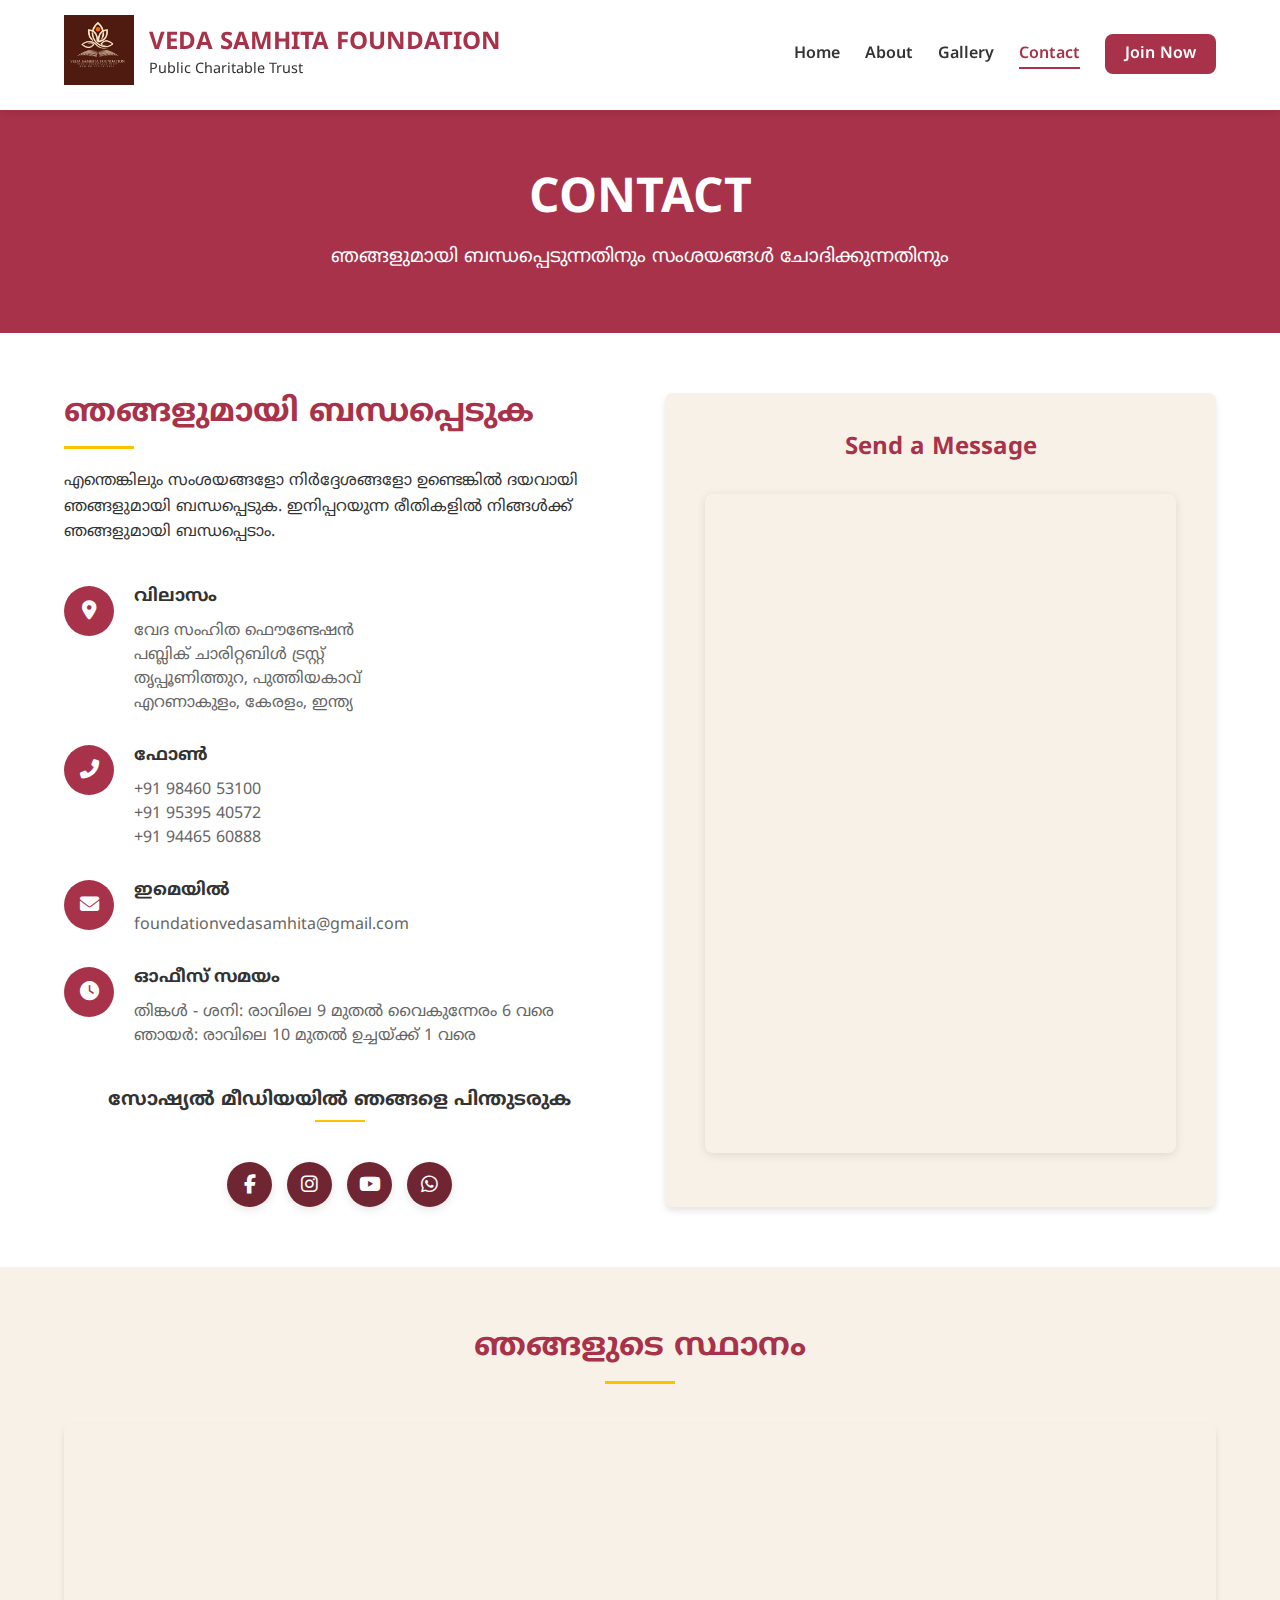
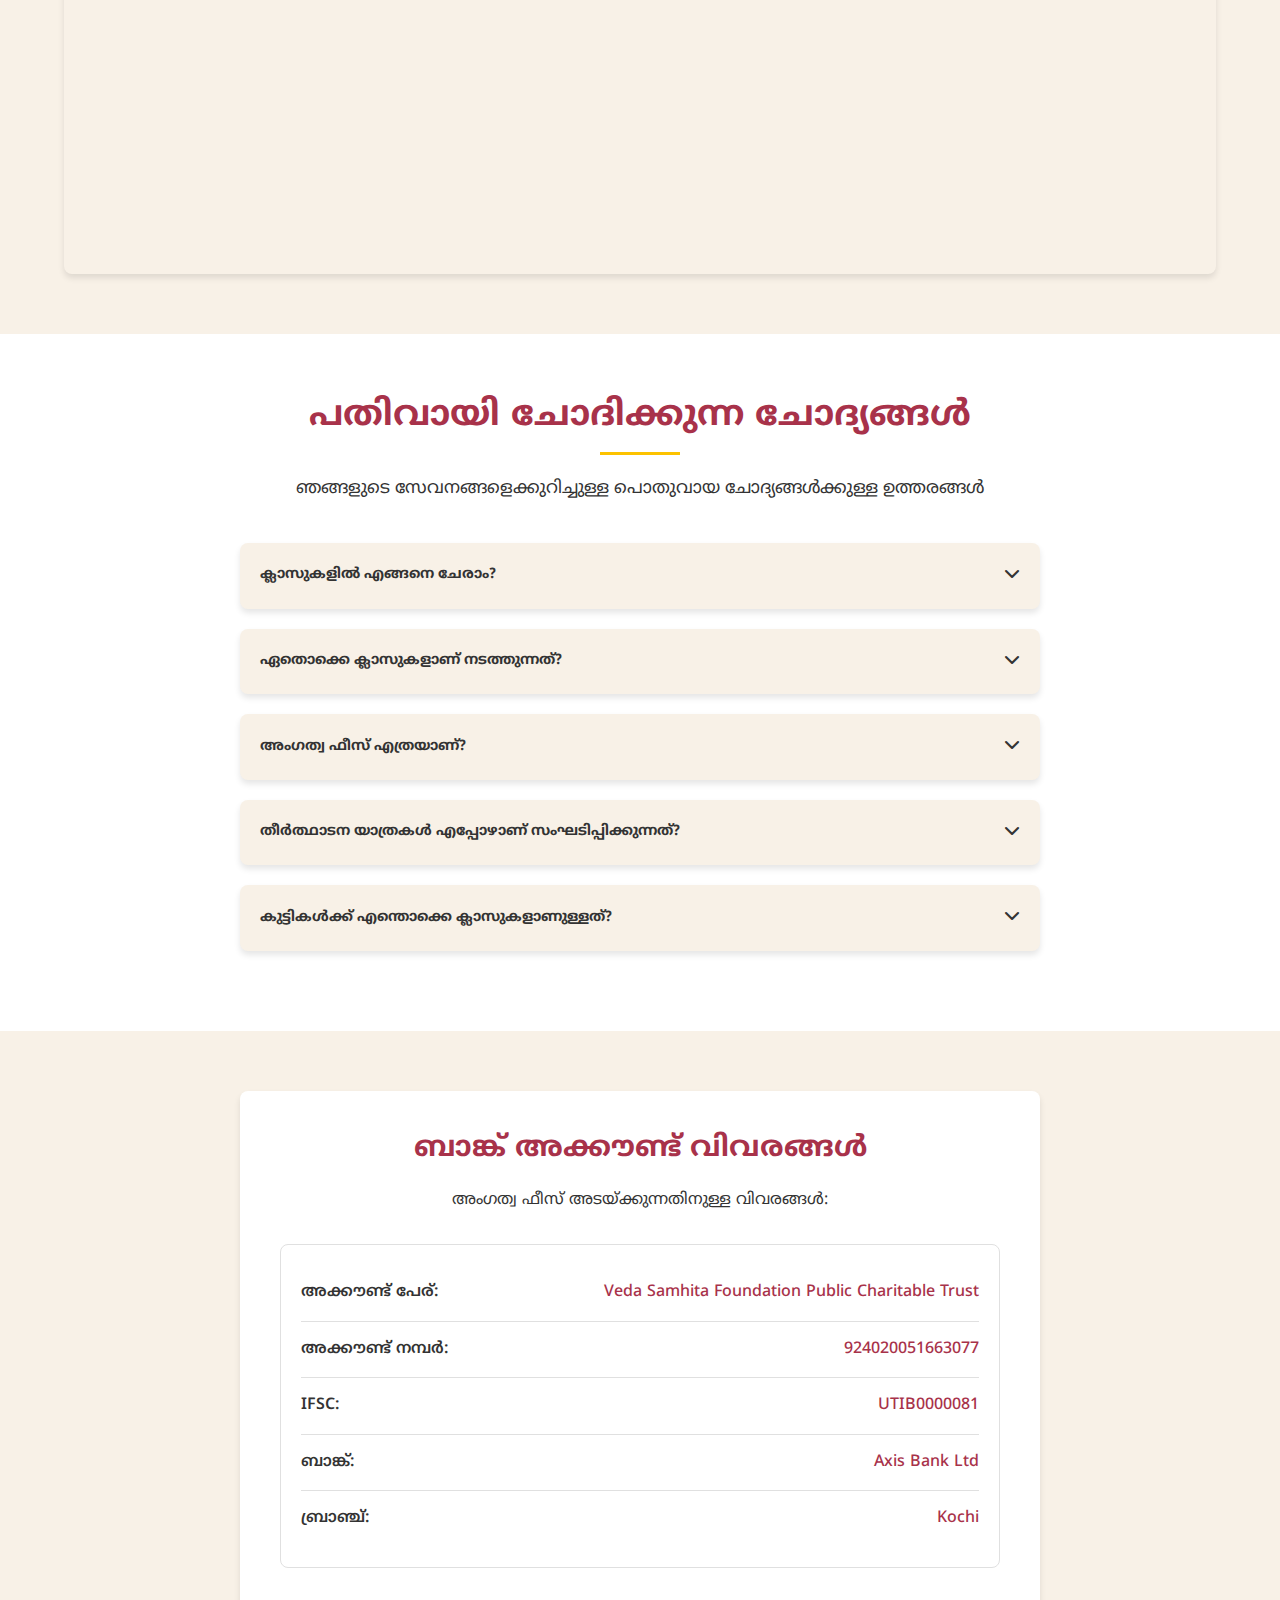
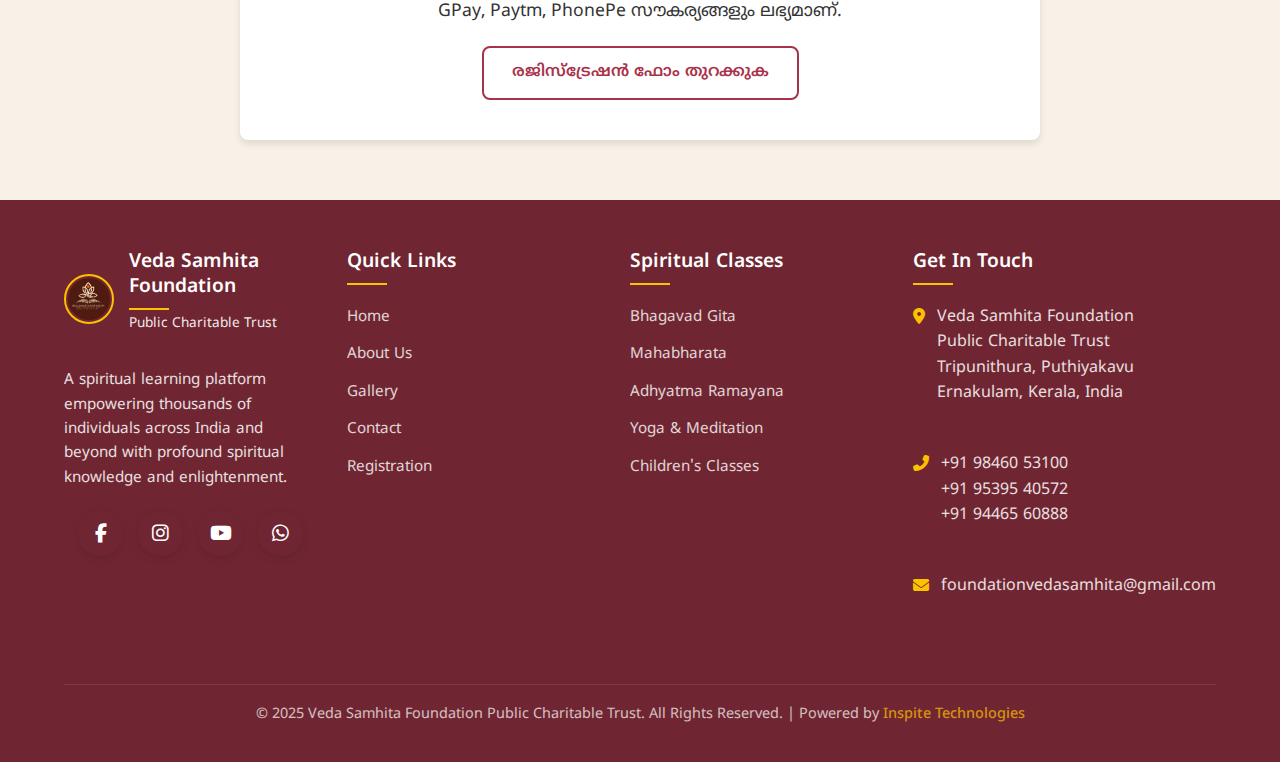
<file: contact.html>
<!DOCTYPE html>
<html lang="ml">

<head>
    <meta charset="UTF-8">
    <meta name="viewport" content="width=device-width, initial-scale=1.0">
    <title>CONTACT</title>
    <link rel="stylesheet" href="styles.css">
    <link rel="stylesheet" href="contact.css">
    <link rel="icon" href="./images/vedha .jpg" type="image/png">
    <link rel="stylesheet" href="https://cdnjs.cloudflare.com/ajax/libs/font-awesome/6.4.0/css/all.min.css">
    <link rel="preconnect" href="https://fonts.googleapis.com">
    <link rel="preconnect" href="https://fonts.gstatic.com" crossorigin>
    <link
        href="https://fonts.googleapis.com/css2?family=Noto+Sans+Malayalam:wght@400;500;600;700&family=Poppins:wght@300;400;500;600;700&display=swap"
        rel="stylesheet">
</head>

<body>
    <div class="bg-pattern"></div>

    <header>
        <div class="logo-container">
            <a href="index.html">
                <img src="./images/vedha .jpg" alt="വേദ സംഹിത ഫൌണ്ടേഷൻ ലോഗോ" class="logo">
            </a>
            <div class="logo-text">
                <a href="index.html" style="text-decoration: none; color: inherit;">
                    <h1>VEDA SAMHITA FOUNDATION</h1>
                    <p>Public Charitable Trust</p>
                </a>
            </div>
        </div>
        <nav>
            <div class="hamburger">
                <div class="line"></div>
                <div class="line"></div>
                <div class="line"></div>
            </div>
            <ul class="nav-links">
                <li><a href="index.html">Home</a></li>
                <li><a href="about.html">About</a></li>
                <li><a href="gallery.html">Gallery</a></li>
                <li><a href="contact.html" class="active">Contact</a></li>
                <li><a href="https://docs.google.com/forms/d/e/1FAIpQLScMnc-zPxYknho0IybEUICm-iZm6x6GxviQLSvzJVt3AThdgg/viewform"
                        target="_blank" class="join-btn">Join Now</a></li>
            </ul>
        </nav>
    </header>

    <main>
        <section class="page-banner">
            <div class="banner-content">
                <h1>CONTACT</h1>
                <p>ഞങ്ങളുമായി ബന്ധപ്പെടുന്നതിനും സംശയങ്ങൾ ചോദിക്കുന്നതിനും</p>
            </div>
        </section>

        <section class="contact-section" id="contact-details">
            <div class="contact-info">
                <h2>ഞങ്ങളുമായി ബന്ധപ്പെടുക</h2>
                <p>എന്തെങ്കിലും സംശയങ്ങളോ നിർദ്ദേശങ്ങളോ ഉണ്ടെങ്കിൽ ദയവായി ഞങ്ങളുമായി ബന്ധപ്പെടുക. ഇനിപ്പറയുന്ന രീതികളിൽ
                    നിങ്ങൾക്ക് ഞങ്ങളുമായി ബന്ധപ്പെടാം.</p>

                <div class="contact-details">
                    <div class="contact-detail-item">
                        <div class="contact-icon">
                            <i class="fas fa-map-marker-alt"></i>
                        </div>
                        <div class="contact-text">
                            <h3>വിലാസം</h3>
                            <p>
                                <a href="https://www.google.com/maps?q=സഹൃദയ+റോഡ്,+പുതിയകാവ്,+തൃപ്പൂണിത്തുറ" target="_blank"
                                    style="text-decoration: none; color: inherit;">
                                    വേദ സംഹിത ഫൌണ്ടേഷൻ<br>പബ്ലിക് ചാരിറ്റബിൾ ട്രസ്റ്റ്<br>തൃപ്പൂണിത്തുറ,
                                    പുത്തിയകാവ്<br>എറണാകുളം, കേരളം, ഇന്ത്യ
                                </a>
                            </p>
                        </div>
                    </div>

                    <div class="contact-detail-item">
                        <div class="contact-icon">
                            <i class="fas fa-phone-alt"></i>
                        </div>
                        <div class="contact-text">
                            <h3>ഫോൺ</h3>
                            <p>
                                <a href="tel:+919846053100" style="text-decoration: none; color: inherit;">+91 98460
                                    53100</a><br>
                                <a href="tel:+919539540572" style="text-decoration: none; color: inherit;">+91 95395
                                    40572</a><br>
                                <a href="tel:+919446560888" style="text-decoration: none; color: inherit;">+91 94465
                                    60888</a>
                            </p>
                        </div>
                    </div>

                    <div class="contact-detail-item">
                        <div class="contact-icon">
                            <i class="fas fa-envelope"></i>
                        </div>
                        <div class="contact-text">
                            <h3>ഇമെയിൽ</h3>
                            <p><a href="mailto:foundationvedasamhita@gmail.com"
                                    style="text-decoration: none; color: inherit;">foundationvedasamhita@gmail.com</a>
                            </p>
                        </div>
                    </div>

                    <div class="contact-detail-item">
                        <div class="contact-icon">
                            <i class="fas fa-clock"></i>
                        </div>
                        <div class="contact-text">
                            <h3>ഓഫീസ് സമയം</h3>
                            <p>തിങ്കൾ - ശനി: രാവിലെ 9 മുതൽ വൈകുന്നേരം 6 വരെ<br>ഞായർ: രാവിലെ 10 മുതൽ ഉച്ചയ്ക്ക് 1 വരെ</p>
                        </div>
                    </div>
                </div>

                <div class="social-connect">
                    <h3>സോഷ്യൽ മീഡിയയിൽ ഞങ്ങളെ പിന്തുടരുക</h3>
                    <div class="social-icons">
                        <a href="https://www.facebook.com/vedasamhitafoundation" target="_blank" class="social-icon"><i
                                class="fab fa-facebook-f"></i></a>
                        <a href="https://www.instagram.com/vedasamhitafoundation" target="_blank" class="social-icon"><i
                                class="fab fa-instagram"></i></a>
                        <a href="https://youtube.com/@vedasamhitafoundation?si=3A6nyiRKYrFXvFWM" target="_blank"
                            class="social-icon"><i class="fab fa-youtube"></i></a>
                        <a href="https://wa.me/919846053100" target="_blank" class="social-icon"><i
                                class="fab fa-whatsapp"></i></a>
                    </div>
                </div>
            </div>

            <!-- Simple contact form that submits directly to email -->
            <div class="contact-form-container" id="message-form">
                <h2>Send a Message</h2>
                <div class="google-form-wrapper">
                    <iframe src="https://docs.google.com/forms/d/e/1FAIpQLScMnc-zPxYknho0IybEUICm-iZm6x6GxviQLSvzJVt3AThdgg/viewform?embedded=true" 
                            width="100%" 
                            height="650" 
                            frameborder="0" 
                            marginheight="0" 
                            marginwidth="0">
                        Loading…
                    </iframe>
                </div>
            </div>
        </section>

        <section class="map-section" id="location">
            <h2>ഞങ്ങളുടെ സ്ഥാനം</h2>
            <div class="map-container">
                <a href="https://goo.gl/maps/Q5iGQVUeKbdZLxLu8" target="_blank">
                    <iframe src="https://www.google.com/maps/embed?pb=!1m18!1m12!1m3!1d3930.125253617833!2d76.35683277503013!3d9.923525190177998!2m3!1f0!2f0!3f0!3m2!1i1024!2i768!4f13.1!3m3!1m2!1s0x3b087386642c3a4d%3A0x736ab355888ef7c8!2sPuthiyakavu%20Bhagavathi%20Temple!5e0!3m2!1sen!2sin!4v1743764080936!5m2!1sen!2sin" width="600" height="450" style="border:0;" allowfullscreen="" loading="lazy" referrerpolicy="no-referrer-when-downgrade"></iframe>
                </a>
            </div>
        </section>

        <section class="faq-section" id="faq">
            <div class="section-header">
                <h2>പതിവായി ചോദിക്കുന്ന ചോദ്യങ്ങൾ</h2>
                <p>ഞങ്ങളുടെ സേവനങ്ങളെക്കുറിച്ചുള്ള പൊതുവായ ചോദ്യങ്ങൾക്കുള്ള ഉത്തരങ്ങൾ</p>
            </div>

            <div class="faq-container">
                <div class="faq-item">
                    <div class="faq-question">
                        <h3>ക്ലാസുകളിൽ എങ്ങനെ ചേരാം?</h3>
                        <div class="faq-icon"><i class="fas fa-chevron-down"></i></div>
                    </div>
                    <div class="faq-answer">
                        <p>വേദ സംഹിത ഫൌണ്ടേഷൻ പബ്ലിക് ചാരിറ്റബിൾ ട്രസ്റ്റിന്റെ ഗ്രൂപ്പ് അംഗത്വം എടുത്താൽ നിങ്ങൾക്ക്
                            ഞങ്ങളുടെ എല്ലാ ക്ലാസുകളിലും സൗജന്യമായി പങ്കെടുക്കാം. <a
                                href="https://docs.google.com/forms/d/e/1FAIpQLScMnc-zPxYknho0IybEUICm-iZm6x6GxviQLSvzJVt3AThdgg/viewform"
                                target="_blank">ഗൂഗിൾ ഫോം ലിങ്ക്</a> വഴി അംഗത്വത്തിനായി രജിസ്റ്റർ ചെയ്യാം.</p>
                    </div>
                </div>

                <div class="faq-item">
                    <div class="faq-question">
                        <h3>ഏതൊക്കെ ക്ലാസുകളാണ് നടത്തുന്നത്?</h3>
                        <div class="faq-icon"><i class="fas fa-chevron-down"></i></div>
                    </div>
                    <div class="faq-answer">
                        <p>ഞങ്ങൾ <a href="about.html#classes">ശ്രീമദ് ഭഗവത് ഗീത</a>, <a href="about.html#classes">ശ്രീ
                                മഹാ ഭാരതം</a>, <a href="about.html#classes">ശ്രീ അദ്ധ്യാത്മ രാമായണം</a>, <a
                                href="about.html#classes">ശ്രീമദ് ദേവീ ഭാഗവതം</a>, യോഗ, മെഡിറ്റേഷൻ, സംസ്കൃതം, വേദ
                            ക്ലാസുകൾ എന്നിങ്ങനെ നിരവധി ക്ലാസുകൾ നടത്തുന്നു. കൂടാതെ കുട്ടികൾക്കായി പ്രത്യേക ക്ലാസുകളും
                            ഉണ്ട്.</p>
                    </div>
                </div>

                <div class="faq-item">
                    <div class="faq-question">
                        <h3>അംഗത്വ ഫീസ് എത്രയാണ്?</h3>
                        <div class="faq-icon"><i class="fas fa-chevron-down"></i></div>
                    </div>
                    <div class="faq-answer">
                        <p>ഗ്രൂപ്പ് അംഗത്വത്തിന് പ്രതിമാസം ₹50 ആണ് ഫീസ്. 3 മാസത്തേക്ക് ₹150, 6 മാസത്തേക്ക് ₹300, 1
                            വർഷത്തേക്ക് ₹600 എന്നിങ്ങനെ അടയ്ക്കാവുന്നതാണ്. <a href="#bank-details">ബാങ്ക് വിവരങ്ങൾ
                                കാണുക</a></p>
                    </div>
                </div>

                <div class="faq-item">
                    <div class="faq-question">
                        <h3>തീർത്ഥാടന യാത്രകൾ എപ്പോഴാണ് സംഘടിപ്പിക്കുന്നത്?</h3>
                        <div class="faq-icon"><i class="fas fa-chevron-down"></i></div>
                    </div>
                    <div class="faq-answer">
                        <p>ഞങ്ങൾ "ക്ഷേത്രങ്ങളിലൂടെ" എന്ന പേരിൽ കേരളത്തിലും, ഇന്ത്യയിലെ മറ്റു സംസ്ഥാനങ്ങളിലും തീർത്ഥാടന
                            യാത്രകൾ സംഘടിപ്പിക്കാറുണ്ട്. ഇതിന്റെ വിശദാംശങ്ങൾ <a
                                href="https://docs.google.com/forms/d/e/1FAIpQLScMnc-zPxYknho0IybEUICm-iZm6x6GxviQLSvzJVt3AThdgg/viewform"
                                target="_blank">ഗ്രൂപ്പ് അംഗങ്ങളെ</a> അറിയിക്കുന്നതാണ്. കൂടുതൽ വിവരങ്ങൾക്ക് <a
                                href="tel:+919846053100">+91 98460 53100</a> എന്ന നമ്പറിൽ ബന്ധപ്പെടാവുന്നതാണ്.</p>
                    </div>
                </div>

                <div class="faq-item">
                    <div class="faq-question">
                        <h3>കുട്ടികൾക്ക് എന്തൊക്കെ ക്ലാസുകളാണുള്ളത്?</h3>
                        <div class="faq-icon"><i class="fas fa-chevron-down"></i></div>
                    </div>
                    <div class="faq-answer">
                        <p>കുട്ടികൾക്കായി <a href="about.html#kids-classes">ഭഗവത് ഗീത</a>, <a
                                href="about.html#kids-classes">പുരാണ കഥകൾ</a>, <a href="about.html#kids-classes">സന്ധ്യാ
                                നാമങ്ങൾ</a>, നമ്മുടെ സംസ്കാരം, ആചാരങ്ങൾ, അനുഷ്ടാനങ്ങൾ എന്നിവയെക്കുറിച്ചുള്ള ക്ലാസുകൾ
                            നടത്തുന്നുണ്ട്. കൂടുതൽ വിവരങ്ങൾക്ക് <a href="about.html#kids-classes">ഇവിടെ ക്ലിക്ക്
                                ചെയ്യുക</a>.</p>
                    </div>
                </div>
            </div>
        </section>

        <section class="bank-details-section" id="bank-details">
            <div class="bank-details-container">
                <h2>ബാങ്ക് അക്കൗണ്ട് വിവരങ്ങൾ</h2>
                <p>അംഗത്വ ഫീസ് അടയ്ക്കുന്നതിനുള്ള വിവരങ്ങൾ:</p>

                <div class="bank-details">
                    <div class="bank-detail-item">
                        <span class="bank-label">അക്കൗണ്ട് പേര്:</span>
                        <span class="bank-value">Veda Samhita Foundation Public Charitable Trust</span>
                    </div>
                    <div class="bank-detail-item">
                        <span class="bank-label">അക്കൗണ്ട് നമ്പർ:</span>
                        <span class="bank-value">924020051663077</span>
                    </div>
                    <div class="bank-detail-item">
                        <span class="bank-label">IFSC:</span>
                        <span class="bank-value">UTIB0000081</span>
                    </div>
                    <div class="bank-detail-item">
                        <span class="bank-label">ബാങ്ക്:</span>
                        <span class="bank-value">Axis Bank Ltd</span>
                    </div>
                    <div class="bank-detail-item">
                        <span class="bank-label">ബ്രാഞ്ച്:</span>
                        <span class="bank-value">Kochi</span>
                    </div>
                </div>

                <div class="online-payment">
                    <p>GPay, Paytm, PhonePe സൗകര്യങ്ങളും ലഭ്യമാണ്.</p>
                    <a href="https://docs.google.com/forms/d/e/1FAIpQLScMnc-zPxYknho0IybEUICm-iZm6x6GxviQLSvzJVt3AThdgg/viewform"
                        target="_blank" class="btn secondary-btn">രജിസ്ട്രേഷൻ ഫോം തുറക്കുക</a>
                </div>
            </div>
        </section>
    </main>

    <footer class="compact-footer">
        <div class="footer-container">
            <div class="footer-column">
                <div class="footer-logo">
                    <img src="./images/vedha .jpg" alt="Veda Samhita Foundation Logo">
                    <div>
                        <h3>Veda Samhita Foundation</h3>
                        <p>Public Charitable Trust</p>
                    </div>
                </div>
                <p class="footer-desc">A spiritual learning platform empowering thousands of individuals across India
                    and beyond with profound spiritual knowledge and enlightenment.</p>
                <div class="social-icons">
                    <a href="https://www.facebook.com/profile.php?id=61574369782297" class="social-icon"
                        aria-label="Facebook"><i class="fab fa-facebook-f"></i></a>
                    <a href="https://www.instagram.com/vedasamhitafoundation?igsh=Mmw4d2J4NzIxemRy" class="social-icon"
                        aria-label="Instagram"><i class="fab fa-instagram"></i></a>
                    <a href="https://youtube.com/@vedasamhitafoundation?si=3A6nyiRKYrFXvFWM" class="social-icon"
                        aria-label="YouTube"><i class="fab fa-youtube"></i></a>
                    <a href="https://wa.me/919846053100" class="social-icon" aria-label="WhatsApp"><i
                            class="fab fa-whatsapp"></i></a>
                </div>
            </div>
            <div class="footer-column">
                <h3>Quick Links</h3>
                <ul class="footer-links">
                    <li><a href="index.html">Home</a></li>
                    <li><a href="about.html">About Us</a></li>
                    <li><a href="gallery.html">Gallery</a></li>
                    <li><a href="contact.html">Contact</a></li>
                    <li><a href="https://docs.google.com/forms/d/e/1FAIpQLScMnc-zPxYknho0IybEUICm-iZm6x6GxviQLSvzJVt3AThdgg/viewform"
                            target="_blank">Registration</a></li>
                </ul>
            </div>
            <div class="footer-column">
                <h3>Spiritual Classes</h3>
                <ul class="footer-links">
                    <li><a href="about.html#classes">Bhagavad Gita</a></li>
                    <li><a href="about.html#classes">Mahabharata</a></li>
                    <li><a href="about.html#classes">Adhyatma Ramayana</a></li>
                    <li><a href="about.html#classes">Yoga & Meditation</a></li>
                    <li><a href="about.html#classes">Children's Classes</a></li>
                </ul>
            </div>
            <div class="footer-column">
                <h3>Get In Touch</h3>
                <div class="contact-info">
                    <div class="contact-item">
                        <i class="fas fa-map-marker-alt"></i>
                        <p>
                            <a href="https://maps.app.goo.gl/FgaHEUPkSvwaj8ye9" target="_blank" style="text-decoration: none; color: inherit;">
                                Veda Samhita Foundation<br>Public Charitable Trust<br>Tripunithura, Puthiyakavu<br>Ernakulam, Kerala, India
                            </a>
                        </p>
                    </div>
                    <div class="contact-item">
                        <i class="fas fa-phone-alt"></i>
                        <p>
                            <a href="tel:+919846053100" style="text-decoration: none; color: inherit;">+91 98460 53100</a><br>
                            <a href="tel:+919539540572" style="text-decoration: none; color: inherit;">+91 95395 40572</a><br>
                            <a href="tel:+919446560888" style="text-decoration: none; color: inherit;">+91 94465 60888</a>
                        </p>
                    </div>
                    <div class="contact-item">
                        <i class="fas fa-envelope"></i>
                        <p>
                            <a href="mailto:foundationvedasamhita@gmail.com" style="text-decoration: none; color: inherit;">foundationvedasamhita@gmail.com</a>
                        </p>
                    </div>
                </div>
            </div>
        </div>
        <div class="footer-bottom">
            <p>&copy; 2025 Veda Samhita Foundation Public Charitable Trust. All Rights Reserved. | Powered by <a
                    href="http://inspitetech.com/" target="_blank" class="credit-link">Inspite Technologies</a></p>
        </div>
    </footer>

    <a href="#" class="back-to-top"><i class="fas fa-arrow-up"></i></a>

    <script src="script.js"></script>
</body>

</html>
</file>
<file: contact.css>
/* Contact Page Specific CSS with enhanced responsiveness */

/* Contact Section */
.contact-section {
    padding: 60px 5%;
    display: grid;
    grid-template-columns: 1fr 1fr;
    gap: 50px;
    background-color: #fff;
  }
  
  .contact-info h2 {
    font-size: 2rem;
    color: var(--primary-color);
    margin-bottom: 20px;
    position: relative;
    padding-bottom: 15px;
  }
  
  .contact-info h2::after {
    content: '';
    position: absolute;
    bottom: 0;
    left: 0;
    width: 70px;
    height: 3px;
    background-color: var(--accent-color);
  }
  
  .contact-info p {
    font-size: 1rem;
    margin-bottom: 30px;
    line-height: 1.6;
  }
  
  .contact-details {
    margin-top: 40px;
  }
  
  .contact-detail-item {
    display: flex;
    margin-bottom: 30px;
  }
  
  .contact-icon {
    width: 50px;
    height: 50px;
    background-color: var(--primary-color);
    color: var(--light-text);
    border-radius: 50%;
    display: flex;
    align-items: center;
    justify-content: center;
    font-size: 1.2rem;
    margin-right: 20px;
    flex-shrink: 0;
  }
  
  .contact-text h3 {
    font-size: 1.1rem;
    margin-bottom: 10px;
    color: var(--text-color);
  }
  
  .contact-text p {
    font-size: 1rem;
    margin-bottom: 0;
    color: #666;
    line-height: 1.5;
  }
  
 /* Social Connect Section Styles */
.social-connect {
    margin-top: 40px;
    text-align: center;
    padding: 0 20px;
  }
  
  .social-connect h3 {
    font-size: 1.2rem;
    margin-bottom: 20px;
    color: var(--text-color);
    position: relative;
    display: inline-block;
    padding-bottom: 10px;
  }
  
  .social-connect h3::after {
    content: '';
    position: absolute;
    bottom: 0;
    left: 50%;
    transform: translateX(-50%);
    width: 50px;
    height: 2px;
    background-color: var(--accent-color);
  }
  
  .social-icons {
    display: flex;
    justify-content: center;
    gap: 15px;
    flex-wrap: wrap;
  }
  
  .social-icon {
    display: flex;
    align-items: center;
    justify-content: center;
    width: 45px;
    height: 45px;
    border-radius: 50%;
    background-color: var(--secondary-color);
    color: var(--light-text);
    transition: all 0.3s ease;
    text-decoration: none;
    box-shadow: 0 3px 10px rgba(0, 0, 0, 0.1);
  }
  
  /* Social icon specific colors on hover */
  .social-icon:hover {
    transform: translateY(-5px);
  }
  
  .social-icon:nth-child(1):hover {
    background-color: #3b5998; /* Facebook blue */
  }
  
  .social-icon:nth-child(2):hover {
    background-color: #e1306c; /* Instagram pink */
  }
  
  .social-icon:nth-child(3):hover {
    background-color: #ff0000; /* YouTube red */
  }
  
  .social-icon:nth-child(4):hover {
    background-color: #25d366; /* WhatsApp green */
  }
  
  .social-icon i {
    font-size: 1.2rem;
  }
  
  /* Responsive adjustments */
  @media screen and (max-width: 768px) {
    .social-connect {
      margin-top: 30px;
    }
    
    .social-connect h3 {
      font-size: 1.1rem;
    }
    
    .social-icon {
      width: 40px;
      height: 40px;
    }
    
    .social-icon i {
      font-size: 1.1rem;
    }
  }
  
  @media screen and (max-width: 480px) {
    .social-connect {
      margin-top: 25px;
      padding: 0 15px;
    }
    
    .social-connect h3 {
      font-size: 1rem;
      margin-bottom: 15px;
    }
    
    .social-icons {
      gap: 12px;
    }
    
    .social-icon {
      width: 38px;
      height: 38px;
    }
    
    .social-icon i {
      font-size: 1rem;
    }
  }
  /* Contact Form */
  .contact-form-container {
    background-color: #f8f1e7;
    padding: 40px;
    border-radius: var(--border-radius);
    box-shadow: var(--shadow);
    height: 100%;
  }
  
  .contact-form-container h2 {
    font-size: 1.5rem;
    color: var(--primary-color);
    margin-bottom: 30px;
    text-align: center;
  }
  
  .contact-form .form-group {
    margin-bottom: 20px;
  }
  
  .contact-form label {
    display: block;
    margin-bottom: 8px;
    font-weight: 600;
    color: var(--text-color);
  }
  
  .contact-form .required {
    color: var(--primary-color);
  }
  
  .contact-form input,
  .contact-form textarea {
    width: 100%;
    padding: 12px 15px;
    border: 1px solid var(--border-color);
    border-radius: var(--border-radius);
    font-size: 1rem;
    transition: var(--transition);
  }
  
  .contact-form input:focus,
  .contact-form textarea:focus {
    border-color: var(--primary-color);
    box-shadow: 0 0 0 2px rgba(168, 50, 74, 0.2);
    outline: none;
  }
  
  .contact-form button {
    width: 100%;
    padding: 14px;
    font-size: 1rem;
    margin-top: 10px;
  }
  
  /* Map Section */
  .map-section {
    padding: 60px 5%;
    background-color: #f8f1e7;
  }
  
  .map-section h2 {
    text-align: center;
    font-size: 2rem;
    color: var(--primary-color);
    margin-bottom: 40px;
    position: relative;
    padding-bottom: 15px;
  }
  
  .map-section h2::after {
    content: '';
    position: absolute;
    bottom: 0;
    left: 50%;
    transform: translateX(-50%);
    width: 70px;
    height: 3px;
    background-color: var(--accent-color);
  }
  
  .map-container {
    border-radius: var(--border-radius);
    overflow: hidden;
    box-shadow: var(--shadow);
    height: 450px;
  }
  
  .map-container iframe {
    width: 100%;
    height: 100%;
    border: 0;
  }
  
  /* FAQ Section */
  .faq-section {
    padding: 60px 5%;
    background-color: #fff;
  }
  
  .faq-container {
    max-width: 800px;
    margin: 40px auto 0;
  }
  
  .faq-item {
    background-color: #f8f1e7;
    border-radius: var(--border-radius);
    margin-bottom: 20px;
    overflow: hidden;
    box-shadow: var(--shadow);
  }
  
  .faq-question {
    display: flex;
    justify-content: space-between;
    align-items: center;
    padding: 20px;
    cursor: pointer;
    transition: var(--transition);
  }
  
  .faq-question h3 {
    font-size: .9rem;
    color: var(--text-color);
    margin-bottom: 0;
    flex: 1;
    padding-right: 15px;
  }
  
  .faq-icon {
    flex-shrink: 0;
  }
  
  .faq-icon i {
    transition: var(--transition);
  }
  
  .faq-item.active .faq-icon i {
    transform: rotate(180deg);
  }
  
  .faq-answer {
    padding: 0 20px;
    max-height: 0;
    overflow: hidden;
    transition: var(--transition);
  }
  
  .faq-item.active .faq-answer {
    padding: 0 20px 20px;
    max-height: 500px;
  }
  
  .faq-answer p {
    margin-bottom: 0;
    line-height: 1.6;
  }
  
  /* Bank Details Section */
  .bank-details-section {
    padding: 60px 5%;
    background-color: #f8f1e7;
  }
  
  .bank-details-container {
    max-width: 800px;
    margin: 0 auto;
    background-color: var(--card-bg);
    padding: 40px;
    border-radius: var(--border-radius);
    box-shadow: var(--shadow);
  }
  
  .bank-details-container h2 {
    font-size: 1.8rem;
    color: var(--primary-color);
    margin-bottom: 20px;
    text-align: center;
  }
  
  .bank-details-container > p {
    text-align: center;
    font-size: 1rem;
    margin-bottom: 30px;
  }
  
  .bank-details {
    margin-bottom: 30px;
    border: 1px solid var(--border-color);
    border-radius: var(--border-radius);
    padding: 20px;
  }
  
  .bank-detail-item {
    display: flex;
    justify-content: space-between;
    padding: 15px 0;
    border-bottom: 1px solid var(--border-color);
  }
  
  .bank-detail-item:last-child {
    border-bottom: none;
  }
  
  .bank-label {
    font-weight: 600;
    color: var(--text-color);
  }
  
  .bank-value {
    color: var(--primary-color);
    font-weight: 500;
    text-align: right;
    word-break: break-word;
    padding-left: 15px;
  }
  
  .online-payment {
    text-align: center;
  }
  
  .online-payment p {
    font-size: 1.1rem;
    margin-bottom: 20px;
  }
  
  /* Large Screens (Desktops) */
  @media screen and (max-width: 1200px) {
    .contact-section,
    .map-section,
    .faq-section,
    .bank-details-section {
      padding: 50px 4%;
    }
    
    .contact-form-container {
      padding: 35px;
    }
    
    .bank-details-container {
      padding: 35px;
    }
  }
  
  /* Medium Screens (Small Desktops and Tablets) */
  @media screen and (max-width: 992px) {
    .contact-section {
      grid-template-columns: 1fr;
      gap: 40px;
    }
    
    .contact-info {
      text-align: center;
    }
    
    .contact-info h2::after {
      left: 50%;
      transform: translateX(-50%);
    }
    
    .contact-detail-item {
      flex-direction: column;
      align-items: center;
      text-align: center;
    }
    
    .contact-icon {
      margin-right: 0;
      margin-bottom: 15px;
    }
    
    .contact-text {
      text-align: center;
    }
    
    .social-connect {
      display: flex;
      flex-direction: column;
      align-items: center;
    }
    
    .map-section,
    .faq-section,
    .bank-details-section {
      padding: 40px 3%;
    }
    
    .map-container {
      height: 400px;
    }
    
    .contact-info h2,
    .map-section h2 {
      font-size: 2rem;
    }
    
    .contact-form-container h2,
    .bank-details-container h2 {
      font-size: 1.8rem;
    }
  }
  
  /* Small Screens (Tablets and Mobile Landscape) */
  @media screen and (max-width: 768px) {
    .contact-section,
    .map-section,
    .faq-section,
    .bank-details-section {
      padding: 40px 3%;
    }
    
    .contact-form-container {
      padding: 30px 20px;
    }
    
    .bank-details-container {
      padding: 30px 20px;
    }
    
    .bank-detail-item {
      flex-direction: column;
    }
    
    .bank-label {
      margin-bottom: 5px;
    }
    
    .bank-value {
      text-align: left;
      padding-left: 0;
    }
    
    .contact-info h2,
    .map-section h2 {
      font-size: 1.8rem;
    }
    
    .contact-form-container h2,
    .bank-details-container h2 {
      font-size: 1.6rem;
    }
    
    .contact-info p,
    .bank-details-container > p,
    .online-payment p {
      font-size: 1rem;
    }
    
    .map-container {
      height: 350px;
    }
    
    .faq-container {
      margin-top: 30px;
    }
  }
  
  /* Extra Small Screens (Mobile Portrait) */
  @media screen and (max-width: 576px) {
    .contact-section,
    .map-section,
    .faq-section,
    .bank-details-section {
      padding: 30px 20px;
    }
    
    .contact-detail-item {
      margin-bottom: 25px;
    }
    
    .contact-icon {
      width: 45px;
      height: 45px;
      font-size: 1.1rem;
      margin-bottom: 12px;
    }
    
    .contact-text h3 {
      font-size: 1.1rem;
      margin-bottom: 8px;
    }
    
    .contact-text p {
      font-size: 0.95rem;
    }
    
    .contact-form label {
      font-size: 0.95rem;
      margin-bottom: 6px;
    }
    
    .contact-form input,
    .contact-form textarea {
      padding: 10px 12px;
      font-size: 0.95rem;
    }
    
    .contact-form button {
      padding: 12px;
      font-size: 1rem;
    }
    
    .faq-question {
      padding: 15px;
    }
    
    .faq-question h3 {
      font-size: 1rem;
    }
    
    .faq-answer {
      font-size: 0.95rem;
    }
    
    .faq-item.active .faq-answer {
      padding: 0 15px 15px;
    }
    
    .map-container {
      height: 300px;
    }
    
    .bank-details {
      padding: 15px;
    }
    
    .bank-detail-item {
      padding: 12px 0;
    }
    
    .bank-label,
    .bank-value {
      font-size: 0.95rem;
    }
  }
  
  /* Extra Extra Small Screens */
  @media screen and (max-width: 400px) {
    .contact-section,
    .map-section,
    .faq-section,
    .bank-details-section {
      padding: 25px 15px;
    }
    
    .contact-info h2,
    .map-section h2 {
      font-size: 1.6rem;
    }
    
    .contact-form-container h2,
    .bank-details-container h2 {
      font-size: 1.5rem;
    }
    
    .contact-info p {
      font-size: 0.95rem;
    }
    
    .map-container {
      height: 250px;
    }
    
    .contact-form .form-group {
      margin-bottom: 15px;
    }
  }
  /* Link styling throughout the site */
a {
    color: inherit;
    transition: color 0.3s ease;
  }
  
  a:hover {
    color:  white;
  }
  
  .social-icon:hover {
    background-color: #a8324a ;
    transform: translateY(-3px);
  }
  
  /* Contact
  /* Add these styles to your contact.css file */

.google-form-wrapper {
    width: 100%;
    overflow: hidden;
    border-radius: 8px;
    box-shadow: 0 2px 10px rgba(0, 0, 0, 0.1);
}

/* Make the iframe responsive on mobile devices */
@media (max-width: 768px) {
    .google-form-wrapper iframe {
        height: 800px; /* Increase height on mobile for better scrolling */
    }
}
</file>
<file: styles.css>
/* Common CSS file for Veda Samhita Foundation website */

/* Base Styles and Variables */
:root {
    --primary-color: #a8324a;
    --secondary-color: #702632;
    --accent-color: #fcc200;
    --text-color: #333;
    --light-text: #fff;
    --bg-color: #f9f5eb;
    --card-bg: #fff;
    --border-color: #e0e0e0;
    --success-color: #28a745;
    --error-color: #dc3545;
    --shadow: 0 4px 6px rgba(0, 0, 0, 0.1);
    --transition: all 0.3s ease;
    --border-radius: 8px;
    --section-padding: 60px 0;
  }
  
  /* Reset and Base Styles */
  * {
    margin: 0;
    padding: 0;
    box-sizing: border-box;
  }
  
  body {
    font-family: 'Noto Sans Malayalam', 'Poppins', sans-serif;
    font-size: 16px;
    line-height: 1.6;
    color: var(--text-color);
    background-color: var(--bg-color);
    overflow-x: hidden;
  }
  
  .bg-pattern {
    position: fixed;
    top: 0;
    left: 0;
    width: 100%;
    height: 100%;
    background-image: url('https://via.placeholder.com/1500x1500');
    background-size: cover;
    opacity: 0.05;
    z-index: -1;
  }
  
  h1, h2, h3, h4, h5, h6 {
    font-weight: 700;
    margin-bottom: 15px;
    line-height: 1.3;
  }
  
  p {
    margin-bottom: 15px;
  }
  
  a {
    text-decoration: none;
    color: var(--primary-color);
    transition: var(--transition);
  }
  
  a:hover {
    color: var(--secondary-color);
  }
  
  ul, ol {
    list-style-type: none;
  }
  
  img {
    max-width: 100%;
    height: auto;
  }
  
  .section-header {
    text-align: center;
    margin-bottom: 40px;
  }
  
  .section-header h2 {
    font-size: 2.2rem;
    color: var(--primary-color);
    position: relative;
    padding-bottom: 15px;
    margin-bottom: 20px;
  }
  
  .section-header h2::after {
    content: '';
    position: absolute;
    bottom: 0;
    left: 50%;
    transform: translateX(-50%);
    width: 80px;
    height: 3px;
    background-color: var(--accent-color);
  }
  
  .section-header p {
    max-width: 700px;
    margin: 0 auto;
    font-size: 1.1rem;
  }
  
  .btn {
    display: inline-block;
    padding: 12px 28px;
    border-radius: var(--border-radius);
    font-weight: 600;
    text-align: center;
    cursor: pointer;
    transition: var(--transition);
    border: none;
    outline: none;
  }
  
  .primary-btn {
    background-color: var(--primary-color);
    color: var(--light-text);
  }
  
  .primary-btn:hover {
    background-color: var(--secondary-color);
    color: var(--light-text);
    transform: translateY(-3px);
    box-shadow: var(--shadow);
  }
  
  .secondary-btn {
    background-color: transparent;
    color: var(--primary-color);
    border: 2px solid var(--primary-color);
  }
  
  .secondary-btn:hover {
    background-color: var(--primary-color);
    color: var(--light-text);
  }
  
  .container {
    width: 100%;
    max-width: 1200px;
    margin: 0 auto;
    padding: 0 15px;
  }
  
  /* Header Styles */
  header {
    background-color: rgba(255, 255, 255, 0.98);
    box-shadow: 0 2px 10px rgba(0, 0, 0, 0.1);
    padding: 15px 5%;
    position: sticky;
    top: 0;
    z-index: 1000;
    display: flex;
    justify-content: space-between;
    align-items: center;
  }
  
  .logo-container {
    display: flex;
    align-items: center;
  }
  
  .logo {
    width: 70px;
    height: 70px;
    margin-right: 15px;
  }
  
  .logo-text h1 {
    font-size: 1.5rem;
    color: var(--primary-color);
    margin-bottom: 0;
  }
  
  .logo-text p {
    font-size: 0.9rem;
    margin-bottom: 0;
  }
  
  .logo-text small {
    font-size: 0.75rem;
    opacity: 0.8;
  }
  
  /* Navigation */
  nav {
    display: flex;
    align-items: center;
  }
  
  .nav-links {
    display: flex;
    align-items: center;
  }
  
  .nav-links li {
    margin-left: 25px;
  }
  
  .nav-links a {
    font-weight: 600;
    font-size: 1rem;
    color: var(--text-color);
    position: relative;
  }
  
  .nav-links a:hover,
  .nav-links a.active {
    color: var(--primary-color);
  }
  
  .nav-links a::after {
    content: '';
    position: absolute;
    bottom: -5px;
    left: 0;
    width: 0;
    height: 2px;
    background-color: var(--primary-color);
    transition: var(--transition);
  }
  
  .nav-links a:hover::after,
  .nav-links a.active::after {
    width: 100%;
  }
  
  .join-btn {
    background-color: var(--primary-color);
    color: var(--light-text) !important;
    padding: 10px 20px;
    border-radius: var(--border-radius);
  }
  
  .join-btn:hover {
    background-color: var(--secondary-color);
    transform: translateY(-3px);
    box-shadow: var(--shadow);
  }
  
  .join-btn::after {
    display: none;
  }
  
  .hamburger {
    display: none;
    cursor: pointer;
  }
  
  .hamburger .line {
    width: 25px;
    height: 3px;
    background-color: var(--text-color);
    margin: 5px;
    transition: var(--transition);
  }
  
  /* Page Banner */
  .page-banner {
    background-color: var(--primary-color);
    padding: 60px 5%;
    text-align: center;
    color: var(--light-text);
    position: relative;
    overflow: hidden;
  }
  
  .page-banner::before {
    content: '';
    position: absolute;
    top: 0;
    left: 0;
    width: 100%;
    height: 100%;
    background-image: url('https://via.placeholder.com/1500x500');
    background-size: cover;
    background-position: center;
    opacity: 0.15;
    z-index: 0;
  }
  
  .banner-content {
    position: relative;
    z-index: 1;
  }
  
  .page-banner h1 {
    font-size: 3rem;
    margin-bottom: 10px;
  }
  
  .page-banner p {
    font-size: 1.2rem;
    max-width: 700px;
    margin: 0 auto;
  }
  
  /* Footer Styles */
  /* Compact Footer Styles */
.compact-footer {
    background-color: var(--secondary-color);
    color: var(--light-text);
    padding: 50px 5% 20px;
  }
  
  .footer-container {
    display: grid;
    grid-template-columns: repeat(4, 1fr); /* Fixed 4 columns in one row */
    gap: 30px;
    margin-bottom: 40px;
  }
  
  .footer-logo {
    display: flex;
    align-items: center;
    margin-bottom: 20px;
  }
  
  .footer-logo img {
    width: 50px;
    height: 50px;
    margin-right: 15px;
    border-radius: 50%;
    border: 2px solid var(--accent-color);
    padding: 2px;
  }
  
  .footer-logo div h3 {
    margin-bottom: 3px;
    font-size: 1.2rem;
    color: white;
  }
  
  .footer-logo div p {
    font-size: 0.85rem;
    opacity: 0.9;
  }
  
  .footer-desc {
    margin-bottom: 20px;
    line-height: 1.6;
    opacity: 0.85;
    font-size: 0.95rem;
  }
  
  .footer-column h3 {
    color: white;
    margin-bottom: 20px;
    font-size: 1.2rem;
    position: relative;
    padding-bottom: 10px;
    font-weight: 600;
  }
  
  .footer-column h3::after {
    content: '';
    position: absolute;
    bottom: 0;
    left: 0;
    width: 40px;
    height: 2px;
    background-color: var(--accent-color);
  }
  
  .footer-links {
    padding-left: 0;
    list-style: none;
  }
  
  .footer-links li {
    margin-bottom: 12px;
  }
  
  .footer-links a {
    color: var(--light-text);
    opacity: 0.8;
    transition: var(--transition);
    text-decoration: none;
    font-size: 0.95rem;
  }
  
  .footer-links a:hover {
    opacity: 1;
    color: var(--accent-color);
    padding-left: 5px;
  }
  
  .contact-info .contact-item {
    display: flex;
    margin-bottom: 15px;
    align-items: flex-start;
  }
  
  .contact-item i {
    margin-right: 12px;
    color: var(--accent-color);
    font-size: 1rem;
    margin-top: 3px;
  }
  
  .contact-item p {
    line-height: 1.5;
    opacity: 0.85;
    font-size: 0.95rem;
  }
  
  .contact-item p a {
    color: var(--light-text);
    text-decoration: none;
    transition: color 0.3s ease;
  }
  
  .contact-item p a:hover {
    color: var(--accent-color);
  }
  
  .social-icons {
    display: flex;
    gap: 12px;
    margin-top: 20px;
  }
  
  .social-icon {
    display: flex;
    align-items: center;
    justify-content: center;
    width: 36px;
    height: 36px;
    border-radius: 50%;
    background-color: rgba(255, 255, 255, 0.1);
    color: var(--light-text);
    transition: all 0.3s ease;
    text-decoration: none;
  }
  
  .social-icon:hover {
    background-color: var(--accent-color);
    transform: translateY(-3px);
  }
  
  .footer-bottom {
    text-align: center;
    padding-top: 20px;
    border-top: 1px solid rgba(255, 255, 255, 0.1);
  }
  
  .footer-bottom p {
    opacity: 0.7;
    font-size: 0.9rem;
  }
  
  /* Responsive Adjustments */
  @media screen and (max-width: 1200px) {
    .footer-container {
      grid-template-columns: repeat(2, 1fr);
    }
  }
  
  @media screen and (max-width: 768px) {
    .compact-footer {
      padding: 40px 4% 20px;
    }
    
    .footer-container {
      gap: 25px;
    }
  }
  
  @media screen and (max-width: 576px) {
    .footer-container {
      grid-template-columns: 1fr;
    }
    
    .compact-footer {
      padding: 30px 4% 15px;
    }
  }
  
  /* Back to Top Button */
  .back-to-top {
    position: fixed;
    bottom: 30px;
    right: 30px;
    width: 45px;
    height: 45px;
    background-color: var(--primary-color);
    color: var(--light-text);
    border-radius: 50%;
    display: flex;
    align-items: center;
    justify-content: center;
    cursor: pointer;
    opacity: 0;
    visibility: hidden;
    transition: var(--transition);
    z-index: 999;
  }
  
  .back-to-top.visible {
    opacity: 1;
    visibility: visible;
  }
  
  .back-to-top:hover {
    background-color: var(--secondary-color);
    transform: translateY(-5px);
  }
  
  /* Responsive Styles */
  @media (max-width: 992px) {
    .hamburger {
      display: block;
    }
  
    .nav-links {
      position: fixed;
      top: 100px;
      right: -100%;
      background-color: #fff;
      width: 80%;
      max-width: 300px;
      height: 100vh;
      flex-direction: column;
      align-items: flex-start;
      padding: 40px 20px;
      box-shadow: -5px 0 15px rgba(0, 0, 0, 0.1);
      transition: var(--transition);
      z-index: 999;
    }
  
    .nav-links.active {
      right: 0;
    }
  
    .nav-links li {
      margin: 15px 0;
      width: 100%;
    }
  
    .nav-links a {
      display: block;
    }
  
    .join-btn {
      margin-top: 20px;
      width: 100%;
      text-align: center;
    }
  }
  
  @media (max-width: 768px) {
    .section-header h2 {
      font-size: 1.8rem;
    }
  
    .page-banner h1 {
      font-size: 2.2rem;
    }
  
    .footer-container {
      grid-template-columns: 1fr;
      text-align: center;
    }
  
    .footer-logo {
      justify-content: center;
    }
  
    .footer-column h3::after {
      left: 50%;
      transform: translateX(-50%);
    }
  
    .contact-info .contact-item {
      justify-content: center;
    }
  
    .social-icons {
      justify-content: center;
    }
  }
  .footer-bottom {
    text-align: center;
    padding-top: 20px;
    border-top: 1px solid rgba(255, 255, 255, 0.1);
  }
  
  .footer-bottom p {
    opacity: 0.7;
    font-size: 0.9rem;
    line-height: 1.5;
  }
  
  .credit-link {
    color: var(--accent-color);
    text-decoration: none;
    font-weight: 500;
    transition: all 0.3s ease;
  }
  
  .credit-link:hover {
    opacity: 1;
    color: white;
  }
</file>
<file: home.css>
/* Home Page Specific CSS for Veda Samhita Foundation website */

/* Hero Section */
.hero-section {
    display: flex;
    align-items: center;
    min-height: 100vh; /* Changed from 80vh to 100vh for full screen coverage */
    padding: 60px 5%;
    background-color: #faf3e8;
    position: relative;
    overflow: hidden;
    width: 100%;
    box-sizing: border-box;
  }
  
  /* Full background overlay */
  .hero-section::before {
    content: '';
    position: absolute;
    top: 0;
    left: 0;
    width: 100%;
    height: 100%;
    background-image: url('./images/img1\ \(2\).jpeg'); /* Add your background image path */
    background-size: cover;
    background-position: center;
    background-repeat: no-repeat;
    opacity: 0.15; /* Adjust opacity as needed */
    z-index: 0;
  }
  
  .hero-content {
    flex: 1;
    z-index: 1;
    padding-right: 30px;
    width: 100%;
    box-sizing: border-box;
  }
  
  .hero-content h2 {
    font-size: 3rem;
    color: var(--primary-color);
    margin-bottom: 20px;
    word-wrap: break-word;
    animation: fadeInUp 1s ease-out;
  }
  
  .hero-content p {
    font-size: 1.1rem;
    margin-bottom: 30px;
    max-width: 600px;
    word-wrap: break-word;
    animation: fadeInUp 1.2s ease-out;
  }
  
  .hero-buttons {
    display: flex;
    gap: 15px;
    margin-top: 30px;
    font-size: .8rem;
    flex-wrap: wrap;
    animation: fadeInUp 1.4s ease-out;
  }
  
  .hero-image {
    flex: 1;
    z-index: 1;
    display: flex;
    justify-content: center;
    align-items: center;
    width: 100%;
    box-sizing: border-box;
  }
  
  .hero-image img {
    max-width: 80%;
    height: auto;
    border-radius: var(--border-radius);
    box-shadow: var(--shadow);
    display: block;
    animation: floatAnimation 6s ease-in-out infinite, fadeIn 1.5s ease-out;
    transition: transform 0.3s ease;
  }
  
  .hero-image img:hover {
    transform: scale(1.05);
  }
  
  /* Animations */
  @keyframes fadeInUp {
    from {
      opacity: 0;
      transform: translateY(30px);
    }
    to {
      opacity: 1;
      transform: translateY(0);
    }
  }
  
  @keyframes fadeIn {
    from {
      opacity: 0;
    }
    to {
      opacity: 1;
    }
  }
  
  @keyframes floatAnimation {
    0% {
      transform: translateY(0);
    }
    50% {
      transform: translateY(-15px);
    }
    100% {
      transform: translateY(0);
    }
  }
  
  /* Classes Section */
  .classes-section {
    padding: 60px 5%;
    background-color: #fff;
    width: 100%;
    box-sizing: border-box;
  }
  
  .classes-grid {
    display: grid;
    grid-template-columns: repeat(auto-fit, minmax(250px, 1fr));
    gap: 30px;
    margin-top: 40px;
  }
  
  .class-card {
    background-color: var(--card-bg);
    border-radius: var(--border-radius);
    box-shadow: var(--shadow);
    padding: 30px 20px;
    text-align: center;
    transition: var(--transition);
    border: 1px solid var(--border-color);
    height: 100%;
    display: flex;
    flex-direction: column;
    justify-content: flex-start;
  }
  
  .class-card:hover {
    transform: translateY(-10px);
    box-shadow: 0 10px 20px rgba(0, 0, 0, 0.1);
    border-color: var(--primary-color);
  }
  
  .class-icon {
    font-size: 2.5rem;
    color: var(--primary-color);
    margin-bottom: 20px;
  }
  
  .class-card h3 {
    font-size: 1.3rem;
    color: var(--primary-color);
    margin-bottom: 15px;
    word-wrap: break-word;
  }
  
  .class-card p {
    font-size: 0.95rem;
    color: var(--text-color);
    line-height: 1.5;
    margin-top: auto;
    word-wrap: break-word;
  }
  
  .view-more {
    text-align: center;
    margin-top: 40px;
  }
  
  /* Benefits Section */
  .benefits-section {
    padding: 60px 5%;
    background-color: #f8f1e7;
    position: relative;
    width: 100%;
    box-sizing: border-box;
  }
  
  .benefits-section::before {
    content: '';
    position: absolute;
    top: 0;
    left: 0;
    width: 100%;
    height: 100%;
    background-color: #f5ede0; /* Fallback background color */
    opacity: 0.09;
    z-index: 0;
  }
  
  .benefits-container {
    display: grid;
    grid-template-columns: repeat(auto-fit, minmax(300px, 1fr));
    gap: 30px;
    position: relative;
    z-index: 1;
  }
  
  .benefit-item {
    display: flex;
    background-color: var(--card-bg);
    border-radius: var(--border-radius);
    box-shadow: var(--shadow);
    padding: 25px;
    transition: var(--transition);
    height: 100%;
    box-sizing: border-box;
  }
  
  .benefit-item:hover {
    transform: translateY(-5px);
    box-shadow: 0 8px 15px rgba(0, 0, 0, 0.1);
  }
  
  .benefit-icon {
    font-size: 2rem;
    color: var(--primary-color);
    margin-right: 20px;
    min-width: 50px;
    display: flex;
    align-items: flex-start;
    padding-top: 5px;
  }
  
  .benefit-content {
    flex: 1;
    word-wrap: break-word;
  }
  
  .benefit-content h3 {
    font-size: 1.2rem;
    color: var(--primary-color);
    margin-bottom: 10px;
    word-wrap: break-word;
  }
  
  .benefit-content p {
    font-size: 0.95rem;
    line-height: 1.5;
    margin-bottom: 0;
    word-wrap: break-word;
  }
  
  /* Membership Section */
  .membership-section {
    padding: 60px 5%;
    display: flex;
    align-items: center;
    background-color: #fff;
    gap: 40px;
    width: 100%;
    box-sizing: border-box;
  }
  
  .membership-content {
    flex: 1;
    padding-right: 20px;
    box-sizing: border-box;
  }
  
  .membership-content h2 {
    font-size: 2.2rem;
    color: var(--primary-color);
    margin-bottom: 20px;
    position: relative;
    padding-bottom: 15px;
    word-wrap: break-word;
  }
  
  .membership-content h2::after {
    content: '';
    position: absolute;
    bottom: 0;
    left: 0;
    width: 70px;
    height: 3px;
    background-color: var(--accent-color);
  }
  
  .membership-content p {
    font-size: 1.1rem;
    margin-bottom: 30px;
    max-width: 600px;
    line-height: 1.6;
    word-wrap: break-word;
  }
  
  .membership-plans {
    display: flex;
    justify-content: space-between;
    margin: 30px 0;
    gap: 20px;
    flex-wrap: wrap;
  }
  
  .plan {
    flex: 1;
    padding: 25px;
    background-color: var(--card-bg);
    border-radius: var(--border-radius);
    text-align: center;
    box-shadow: var(--shadow);
    border: 1px solid var(--border-color);
    transition: var(--transition);
    position: relative;
    min-width: 200px;
    box-sizing: border-box;
  }
  
  .plan:hover {
    transform: translateY(-5px);
    box-shadow: 0 10px 20px rgba(0, 0, 0, 0.1);
  }
  
  .plan h3 {
    font-size: 1.3rem;
    color: var(--text-color);
    margin-bottom: 15px;
    word-wrap: break-word;
  }
  
  .price {
    font-size: 2rem;
    font-weight: 700;
    color: var(--primary-color);
    margin-bottom: 15px;
  }
  
  .featured {
    border-color: var(--primary-color);
    transform: scale(1.05);
    z-index: 2;
  }
  
  .featured-label {
    position: absolute;
    top: -12px;
    left: 50%;
    transform: translateX(-50%);
    background-color: var(--accent-color);
    color: var(--text-color);
    font-weight: 600;
    padding: 5px 15px;
    border-radius: 50px;
    font-size: 0.85rem;
    white-space: nowrap;
  }
  
  .membership-image {
    flex: 1;
    display: flex;
    justify-content: center;
    align-items: center;
    box-sizing: border-box;
  }
  
  .membership-image img {
    max-width: 100%;
    height: auto;
    border-radius: var(--border-radius);
    box-shadow: var(--shadow);
    display: block;
  }
  
  /* Testimonials Section */
  .testimonials-section {
    padding: var(--section-padding, 60px 5%);
    background-color: #f8f1e7;
    width: 100%;
    box-sizing: border-box;
  }
  
  .testimonials-slider {
    position: relative;
    margin: 40px auto;
    max-width: 800px;
    height: auto;
    min-height: 300px;
  }
  
  .testimonial-card {
    background-color: var(--card-bg);
    border-radius: var(--border-radius);
    box-shadow: var(--shadow);
    padding: 30px;
    position: absolute;
    width: 100%;
    height: auto;
    opacity: 0;
    transform: translateX(50px);
    transition: all 0.5s ease;
    visibility: hidden;
    box-sizing: border-box;
  }
  
  .testimonial-card.active {
    opacity: 1;
    transform: translateX(0);
    visibility: visible;
  }
  
  .quote-icon {
    font-size: 2rem;
    color: var(--primary-color);
    opacity: 0.3;
    margin-bottom: 20px;
  }
  
  .testimonial-text {
    font-size: 1.1rem;
    line-height: 1.7;
    margin-bottom: 20px;
    word-wrap: break-word;
  }
  
  .testimonial-author {
    display: flex;
    align-items: center;
  }
  
  .author-avatar {
    width: 50px;
    height: 50px;
    border-radius: 50%;
    overflow: hidden;
    margin-right: 15px;
  }
  
  .author-avatar img {
    width: 100%;
    height: 100%;
    object-fit: cover;
  }
  
  .author-info h4 {
    font-size: 1.1rem;
    margin-bottom: 5px;
    color: var(--primary-color);
    word-wrap: break-word;
  }
  
  .author-info p {
    font-size: 0.9rem;
    margin-bottom: 0;
    opacity: 0.8;
    word-wrap: break-word;
  }
  
  .slider-controls {
    display: flex;
    justify-content: center;
    align-items: center;
    margin-top: 20px;
  }
  
  .prev-btn, .next-btn {
    width: 40px;
    height: 40px;
    border-radius: 50%;
    background-color: var(--primary-color);
    color: var(--light-text);
    display: flex;
    align-items: center;
    justify-content: center;
    cursor: pointer;
    transition: var(--transition);
    border: none;
  }
  
  .prev-btn:hover, .next-btn:hover {
    background-color: var(--secondary-color);
  }
  
  .slider-dots {
    display: flex;
    justify-content: center;
    margin: 0 20px;
  }
  
  .dot {
    width: 12px;
    height: 12px;
    border-radius: 50%;
    background-color: #ccc;
    margin: 0 5px;
    cursor: pointer;
    transition: var(--transition);
  }
  
  .dot.active {
    background-color: var(--primary-color);
  }
  
  /* Large Screens (Desktop) */
  @media screen and (max-width: 1200px) {
    .classes-grid {
      grid-template-columns: repeat(auto-fit, minmax(220px, 1fr));
    }
    
    .membership-section {
      padding: 50px 4%;
    }
    
    .membership-content h2 {
      font-size: 2rem;
    }
    
    .membership-content p {
      font-size: 1rem;
    }
    
    .hero-content h2 {
      font-size: 2.5rem;
    }
  }
  
  /* Medium Screens (Tablets) */
  @media screen and (max-width: 992px) {
    .hero-section {
      flex-direction: column;
      text-align: center;
      padding: 40px 5%;
    }
    
    .hero-content {
      padding-right: 0;
      margin-bottom: 30px;
      width: 100%;
    }
    
    .hero-content p {
      margin-left: auto;
      margin-right: auto;
      max-width: 90%;
    }
    
    .hero-buttons {
      justify-content: center;
    }
    
    .hero-content h2 {
      margin-top: 0; /* Removing negative margin */
    }
    
    .classes-section,
    .benefits-section {
      padding: 50px 4%;
    }
    
    .classes-grid {
      grid-template-columns: repeat(auto-fit, minmax(200px, 1fr));
      gap: 25px;
    }
    
    .benefits-container {
      grid-template-columns: 1fr;
    }
    
    .class-card {
      padding: 25px 15px;
    }
    
    .class-icon {
      font-size: 2.2rem;
      margin-bottom: 15px;
    }
    
    .class-card h3 {
      font-size: 1.2rem;
    }
    
    .membership-section {
      flex-direction: column;
      padding: 50px 4%;
      gap: 30px;
      text-align: center;
    }
    
    .membership-content {
      width: 100%;
      padding-right: 0;
    }
    
    .membership-content h2::after {
      left: 50%;
      transform: translateX(-50%);
    }
    
    .membership-content p {
      margin-left: auto;
      margin-right: auto;
      max-width: 90%;
    }
    
    .membership-image {
      width: 100%;
      max-width: 500px;
      margin: 0 auto;
    }
  }
  
  /* Small Screens (Mobile Landscape) */
  @media screen and (max-width: 768px) {
    .hero-content h2 {
      font-size: 2.2rem;
    }
    
    .hero-image {
      max-width: 90%;
      margin: 0 auto;
    }
    
    .hero-section {
      min-height: auto;
      padding-top: 80px;
      padding-bottom: 60px;
    }
    
    .classes-section,
    .benefits-section,
    .membership-section,
    .testimonials-section {
      padding: 40px 3%;
    }
    
    .classes-grid {
      grid-template-columns: repeat(auto-fit, minmax(180px, 1fr));
      gap: 20px;
    }
    
    .class-card {
      padding: 20px 15px;
    }
    
    .class-icon {
      font-size: 2rem;
      margin-bottom: 12px;
    }
    
    .class-card h3 {
      font-size: 1.1rem;
      margin-bottom: 10px;
    }
    
    .class-card p {
      font-size: 0.9rem;
    }
    
    .benefit-item {
      padding: 20px;
    }
    
    .benefit-icon {
      font-size: 1.8rem;
      margin-right: 15px;
    }
    
    .benefit-content h3 {
      font-size: 1.1rem;
    }
    
    .benefit-content p {
      font-size: 0.9rem;
    }
    
    .membership-plans {
      flex-direction: column;
      gap: 15px;
    }
    
    .plan {
      width: 100%;
      max-width: 350px;
      margin: 0 auto;
    }
    
    .featured {
      transform: scale(1);
      order: -1; /* Move featured plan to the top on mobile */
    }
    
    .plan h3 {
      font-size: 1.2rem;
    }
    
    .price {
      font-size: 1.8rem;
    }
    
    .testimonial-card {
      padding: 20px;
    }
    
    .testimonials-slider {
      min-height: 380px;
    }
  }
  
  /* Extra Small Screens (Mobile Portrait) */
  @media screen and (max-width: 576px) {
    .classes-section,
    .benefits-section,
    .membership-section,
    .testimonials-section {
      padding: 30px 20px;
    }
    
    .hero-section {
      padding: 30px 20px;
    }
    
    .hero-content h2 {
      font-size: 1.8rem;
    }
    
    .hero-content p {
      font-size: 0.95rem;
      max-width: 100%;
    }
    
    .hero-image img {
      max-width: 100%;
    }
    
    .classes-grid {
      grid-template-columns: 1fr;
      gap: 15px;
    }
    
    .benefit-item {
      flex-direction: column;
      text-align: center;
      padding: 20px 15px;
    }
    
    .benefit-icon {
      margin-right: 0;
      margin-bottom: 15px;
      justify-content: center;
      min-width: auto;
    }
    
    .view-more {
      margin-top: 25px;
    }
    
    .class-card:hover {
      transform: translateY(-5px);
    }
    
    .membership-content h2 {
      font-size: 1.6rem;
    }
    
    .membership-content p {
      font-size: 0.95rem;
      max-width: 100%;
    }
    
    .plan {
      padding: 20px 15px;
    }
    
    .plan h3 {
      font-size: 1.1rem;
      margin-bottom: 10px;
    }
    
    .price {
      font-size: 1.6rem;
      margin-bottom: 10px;
    }
    
    .featured-label {
      font-size: 0.75rem;
      padding: 4px 12px;
    }
    
    .plan:hover {
      transform: translateY(-3px);
    }
    
    /* Stack buttons on small screens */
    .hero-buttons {
      flex-direction: column;
      gap: 10px;
      align-items: center;
    }
  }
  
  /* Extra Extra Small Screens */
  @media screen and (max-width: 400px) {
    .hero-section,
    .classes-section,
    .benefits-section,
    .membership-section,
    .testimonials-section {
      padding: 25px 15px;
    }
    
    .hero-content h2 {
      font-size: 1.5rem;
    }
    
    .hero-content p {
      font-size: 0.9rem;
    }
    
    .class-card {
      padding: 15px 10px;
    }
    
    .benefit-item {
      padding: 15px;
    }
    
    .section-header h2 {
      font-size: 1.5rem;
    }
    
    .membership-content h2 {
      font-size: 1.5rem;
    }
    
    .membership-content p {
      font-size: 0.9rem;
    }
    
    .testimonial-text {
      font-size: 0.95rem;
    }
    
    .testimonial-card {
      padding: 15px;
    }
  }
  
  /* Fix for fixed positioning issues on mobile */
  @media screen and (max-width: 768px) {
    .testimonial-card {
      position: relative;
      display: none;
    }
    
    .testimonial-card.active {
      display: block;
    }
    
    .testimonials-slider {
      min-height: auto;
    }
  }
</file>
<file: about.css>
/* About Page Specific CSS for Veda Samhita Foundation website */

/* About Intro Section */
/* About Page Specific CSS with enhanced responsiveness */

/* About Intro Section */
.about-intro {
    padding: 60px 5%;
    display: flex;
    align-items: center;
    background-color: #fff;
    gap: 40px;
  }
  
  .about-content {
    flex: 1;
    padding-right: 20px;
  }
  
  .about-content h2 {
    font-size: 2.2rem;
    color: var(--primary-color);
    margin-bottom: 20px;
    position: relative;
    padding-bottom: 15px;
  }
  
  .about-content h2::after {
    content: '';
    position: absolute;
    bottom: 0;
    left: 0;
    width: 70px;
    height: 3px;
    background-color: var(--accent-color);
  }
  
  .about-content p {
    font-size: 1.1rem;
    margin-bottom: 20px;
    line-height: 1.7;
  }
  
  .about-image {
    flex: 1;
    display: flex;
    justify-content: center;
    align-items: center;
  }
  
  .about-image img {
    max-width: 100%;
    border-radius: var(--border-radius);
    box-shadow: var(--shadow);
    height: auto;
  }
  
  /* All Classes Section */
  .all-classes-section {
    padding: 60px 5%;
    background-color: #f8f1e7;
  }
  
  .all-classes-grid {
    display: grid;
    grid-template-columns: repeat(5, 1fr);
    gap: 25px;
    margin-top: 40px;
  }
  
  .class-item {
    background-color: var(--card-bg);
    border-radius: var(--border-radius);
    box-shadow: var(--shadow);
    padding: 25px 15px;
    text-align: center;
    transition: var(--transition);
    border: 1px solid var(--border-color);
    height: 100%;
  }
  
  .class-item:hover {
    transform: translateY(-8px);
    box-shadow: 0 10px 20px rgba(0, 0, 0, 0.1);
    border-color: var(--primary-color);
  }
  
  .class-icon {
    font-size: 2rem;
    color: var(--primary-color);
    margin-bottom: 15px;
  }
  
  .class-item h3 {
    font-size: 1.1rem;
    color: var(--text-color);
    margin-bottom: 0;
    line-height: 1.4;
  }
  
  /* Teachers Section */
  .about-teachers {
    padding: 60px 5%;
    background-color: #fff;
  }
  
  .teachers-grid {
    display: grid;
    grid-template-columns: repeat(3, 1fr);
    gap: 30px;
    margin-top: 40px;
  }
  
  .teacher-card {
    background-color: var(--card-bg);
    border-radius: var(--border-radius);
    box-shadow: var(--shadow);
    overflow: hidden;
    transition: var(--transition);
    height: 100%;
  }
  
  .teacher-card:hover {
    transform: translateY(-10px);
    box-shadow: 0 15px 30px rgba(0, 0, 0, 0.15);
  }
  
  .teacher-image {
    width: 100%;
    height: 250px;
    overflow: hidden;
  }
  
  .teacher-image img {
    width: 100%;
    height: 100%;
    object-fit: cover;
    transition: var(--transition);
  }
  
  .teacher-card:hover .teacher-image img {
    transform: scale(1.1);
  }
  
  .teacher-info {
    padding: 25px;
  }
  
  .teacher-info h3 {
    font-size: 1.4rem;
    color: var(--primary-color);
    margin-bottom: 5px;
  }
  
  .teacher-title {
    font-size: 1rem;
    color: var(--accent-color);
    font-weight: 600;
    margin-bottom: 15px;
  }
  
  .teacher-desc {
    font-size: 0.95rem;
    line-height: 1.6;
    color: var(--text-color);
    margin-bottom: 0;
  }
  
  /* Mission Section */
  .about-mission {
    padding: 60px 5%;
    display: flex;
    align-items: center;
    background-color: #f8f1e7;
    gap: 40px;
  }
  
  .mission-content {
    flex: 1;
    padding-right: 20px;
  }
  
  .mission-content h2 {
    font-size: 2.2rem;
    color: var(--primary-color);
    margin-bottom: 30px;
    position: relative;
    padding-bottom: 15px;
  }
  
  .mission-content h2::after {
    content: '';
    position: absolute;
    bottom: 0;
    left: 0;
    width: 70px;
    height: 3px;
    background-color: var(--accent-color);
  }
  
  .mission-list {
    list-style: none;
  }
  
  .mission-list li {
    display: flex;
    align-items: flex-start;
    margin-bottom: 20px;
  }
  
  .mission-list li i {
    color: var(--success-color);
    font-size: 1.2rem;
    margin-right: 15px;
    margin-top: 3px;
    min-width: 18px;
  }
  
  .mission-list li p {
    font-size: 1.1rem;
    line-height: 1.6;
    margin-bottom: 0;
    flex: 1;
  }
  
  .mission-image {
    flex: 1;
    display: flex;
    justify-content: center;
    align-items: center;
  }
  
  .mission-image img {
    max-width: 100%;
    border-radius: var(--border-radius);
    box-shadow: var(--shadow);
    height: auto;
  }
  
  /* Join Section */
  .join-section {
    padding: 60px 5%;
    background-color: var(--primary-color);
    color: var(--light-text);
    text-align: center;
  }
  
  .join-content {
    max-width: 800px;
    margin: 0 auto;
  }
  
  .join-content h2 {
    font-size: 2rem;
    margin-bottom: 20px;
  }
  
  .join-content p {
    font-size: 1rem;
    margin-bottom: 30px;
    line-height: 1.6;
  }
  
  .join-content .btn {
    margin-top: 10px;
    background-color: var(--light-text);
    color: var(--primary-color);
    font-weight: 600;
    padding: 12px 30px;
  }
  
  .join-content .btn:hover {
    background-color: var(--accent-color);
    color: var(--text-color);
    transform: translateY(-3px);
  }
  
  /* Large Screens (Desktops) */
  @media screen and (max-width: 1200px) {
    .all-classes-grid {
      grid-template-columns: repeat(4, 1fr);
    }
    
    .teachers-grid {
      grid-template-columns: repeat(3, 1fr);
    }
    
    .about-intro,
    .about-mission,
    .about-teachers,
    .all-classes-section,
    .join-section {
      padding: 50px 4%;
    }
  }
  
  /* Medium Screens (Small Desktops and Tablets) */
  @media screen and (max-width: 992px) {
    .about-intro,
    .about-mission {
      flex-direction: column;
      text-align: center;
      gap: 30px;
    }
    
    .about-content,
    .mission-content {
      margin-bottom: 20px;
      padding-right: 0;
      width: 100%;
    }
    
    .about-content h2::after,
    .mission-content h2::after {
      left: 50%;
      transform: translateX(-50%);
    }
    
    .about-image,
    .mission-image {
      width: 100%;
      max-width: 500px;
      margin: 0 auto;
    }
    
    .mission-list {
      display: inline-block;
      text-align: left;
      margin: 0 auto;
    }
    
    .mission-list li {
      justify-content: flex-start;
      text-align: left;
    }
    
    .all-classes-grid {
      grid-template-columns: repeat(3, 1fr);
    }
    
    .teachers-grid {
      grid-template-columns: repeat(2, 1fr);
    }
    
    .about-intro,
    .about-mission,
    .about-teachers,
    .all-classes-section,
    .join-section {
      padding: 40px 3%;
    }
    
    .join-content h2 {
      font-size: 2.2rem;
    }
  }
  
  /* Small Screens (Tablets and Mobile Landscape) */
  @media screen and (max-width: 768px) {
    .all-classes-grid {
      grid-template-columns: repeat(2, 1fr);
      gap: 20px;
    }
    
    .teachers-grid {
      grid-template-columns: 1fr;
      gap: 25px;
    }
    
    .about-content h2,
    .mission-content h2 {
      font-size: 1.8rem;
    }
    
    .about-content p,
    .mission-list li p {
      font-size: 1rem;
    }
    
    .class-item {
      padding: 20px 10px;
    }
    
    .class-icon {
      font-size: 1.8rem;
      margin-bottom: 12px;
    }
    
    .class-item h3 {
      font-size: 1rem;
    }
    
    .teacher-image {
      height: 220px;
    }
    
    .teacher-info h3 {
      font-size: 1.3rem;
    }
    
    .teacher-title {
      font-size: 0.95rem;
    }
    
    .teacher-desc {
      font-size: 0.9rem;
    }
    
    .join-content h2 {
      font-size: 2rem;
    }
    
    .join-content p {
      font-size: 1.1rem;
    }
  }
  
  /* Extra Small Screens (Mobile Portrait) */
  @media screen and (max-width: 576px) {
    .about-intro,
    .about-mission,
    .about-teachers,
    .all-classes-section,
    .join-section {
      padding: 30px 20px;
    }
    
    .all-classes-grid {
      grid-template-columns: repeat(2, 1fr);
      gap: 15px;
    }
    
    .about-content h2,
    .mission-content h2 {
      font-size: 1.6rem;
      padding-bottom: 12px;
      margin-bottom: 15px;
    }
    
    .about-content p,
    .mission-list li p {
      font-size: 0.95rem;
      line-height: 1.6;
    }
    
    .mission-list li {
      margin-bottom: 15px;
    }
    
    .mission-list li i {
      font-size: 1.1rem;
      margin-top: 2px;
    }
    
    .class-icon {
      font-size: 1.6rem;
      margin-bottom: 10px;
    }
    
    .class-item h3 {
      font-size: 0.9rem;
    }
    
    .join-content h2 {
      font-size: 1.8rem;
    }
    
    .join-content p {
      font-size: 1rem;
    }
    
    .join-content .btn {
      padding: 10px 25px;
      font-size: 0.95rem;
    }
    
    .teacher-info {
      padding: 20px 15px;
    }
    
    .class-item:hover {
      transform: translateY(-5px);
    }
    
    .teacher-card:hover {
      transform: translateY(-5px);
    }
  }
  
  /* Extra Extra Small Screens */
  @media screen and (max-width: 400px) {
    .about-intro,
    .about-mission,
    .about-teachers,
    .all-classes-section,
    .join-section {
      padding: 25px 15px;
    }
    
    .all-classes-grid {
      grid-template-columns: 1fr 1fr;
      gap: 10px;
    }
    
    .class-item {
      padding: 15px 10px;
    }
    
    .class-icon {
      font-size: 1.5rem;
      margin-bottom: 8px;
    }
    
    .class-item h3 {
      font-size: 0.85rem;
    }
    
    .about-content h2,
    .mission-content h2 {
      font-size: 1.5rem;
    }
    
    .join-content h2 {
      font-size: 1.6rem;
    }
    
    .join-content p {
      font-size: 0.95rem;
    }
  }
</file>
